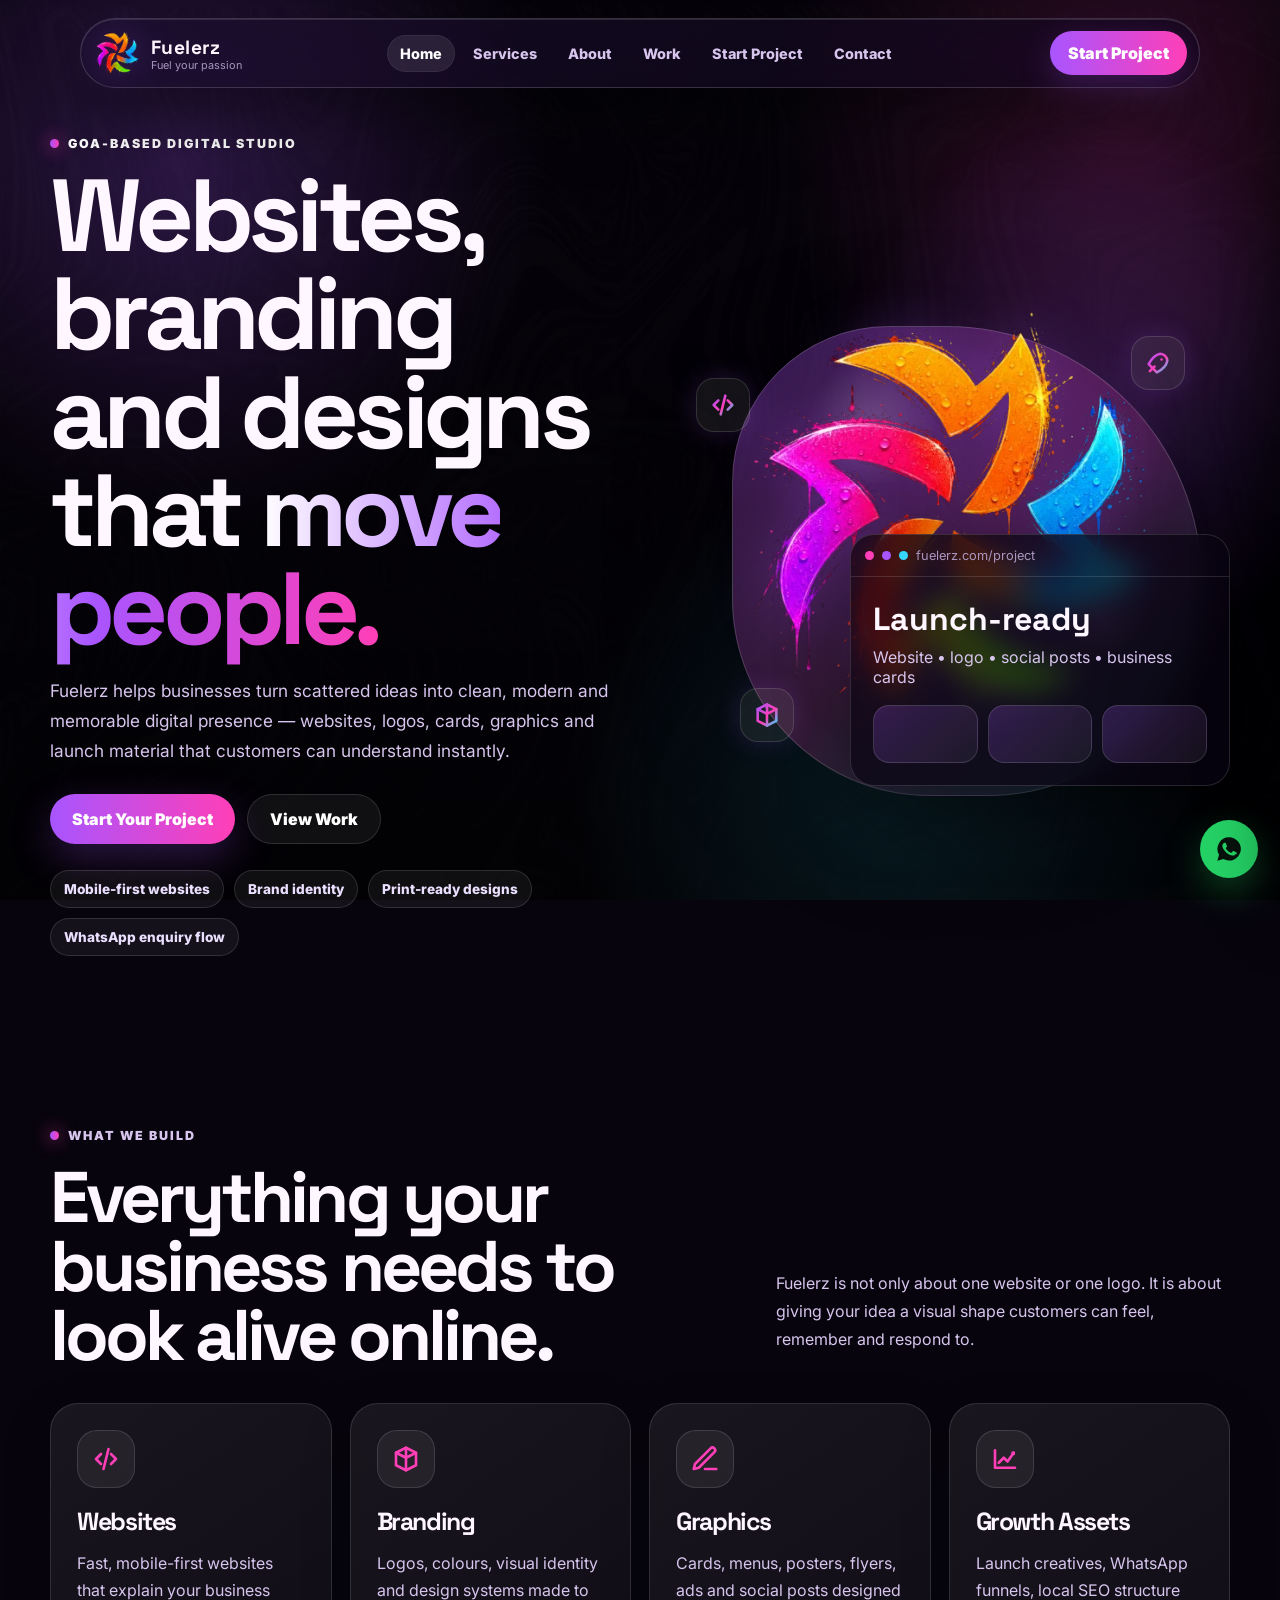
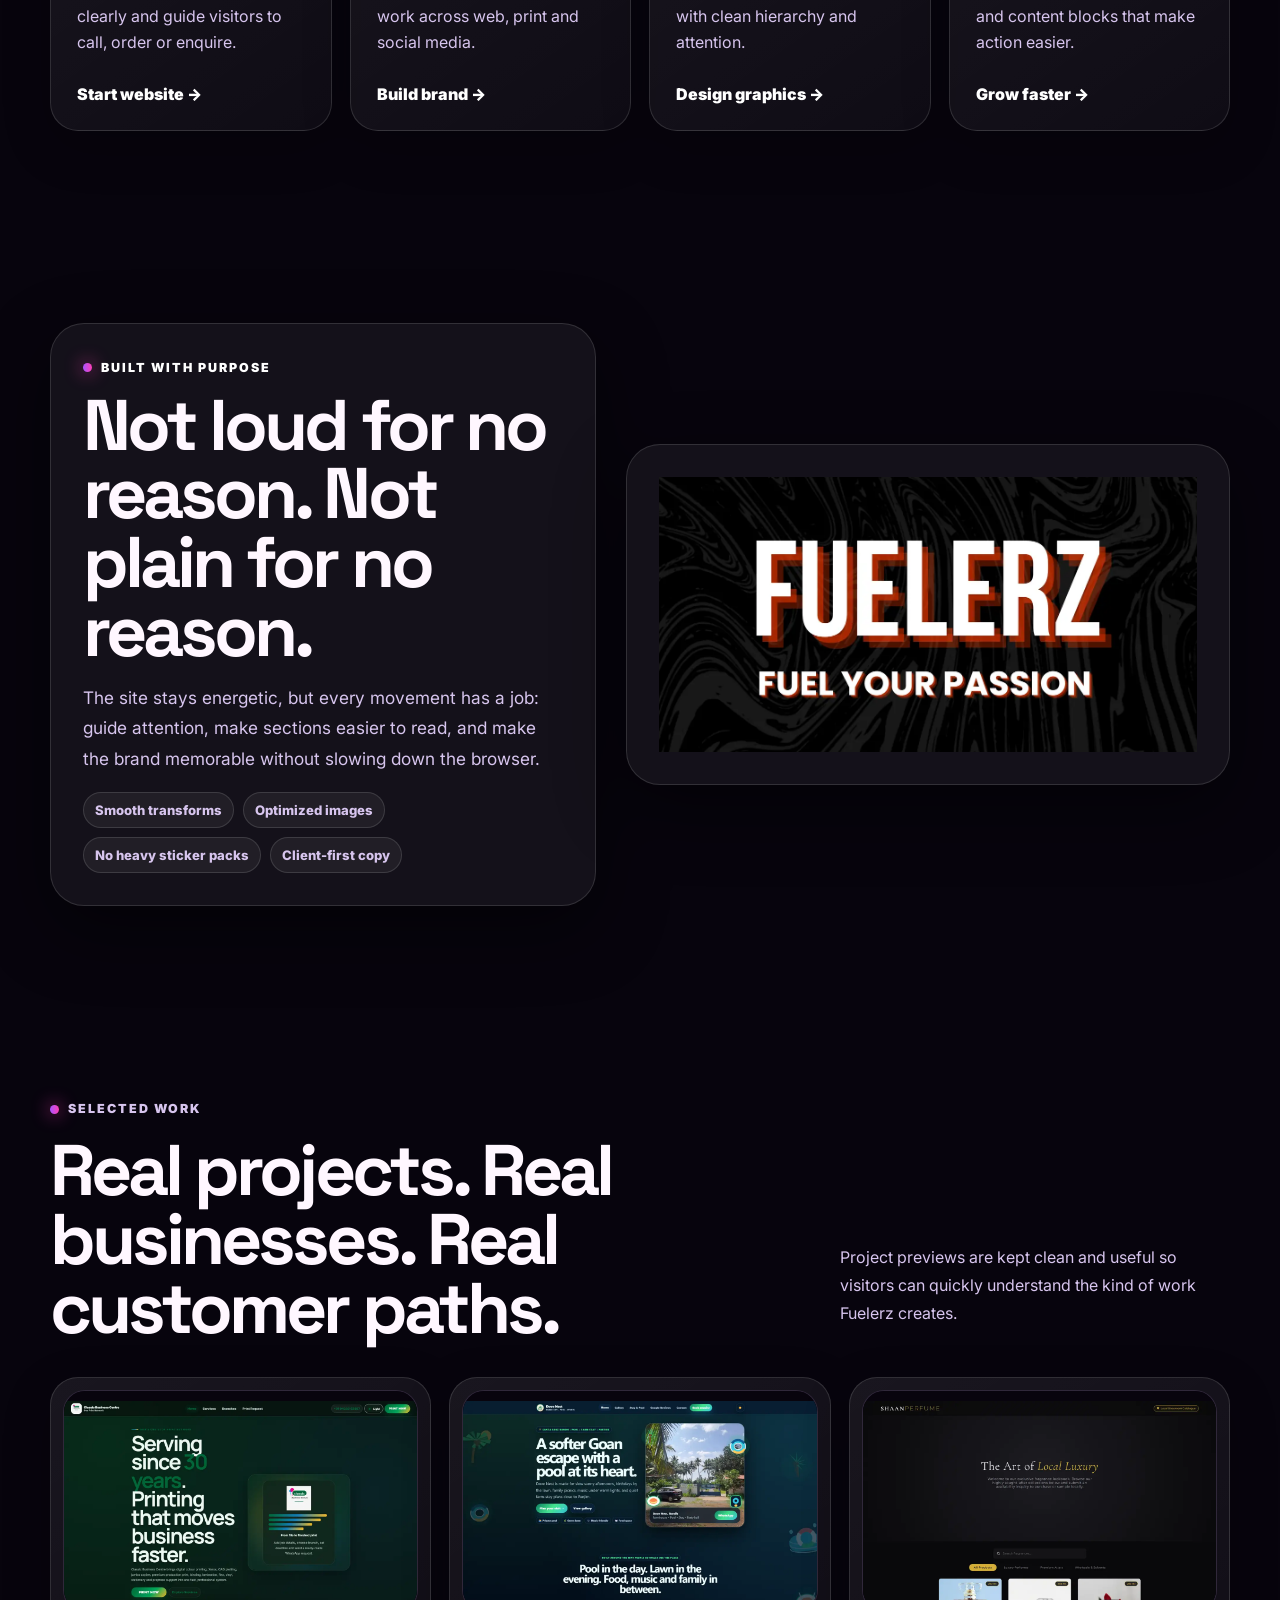
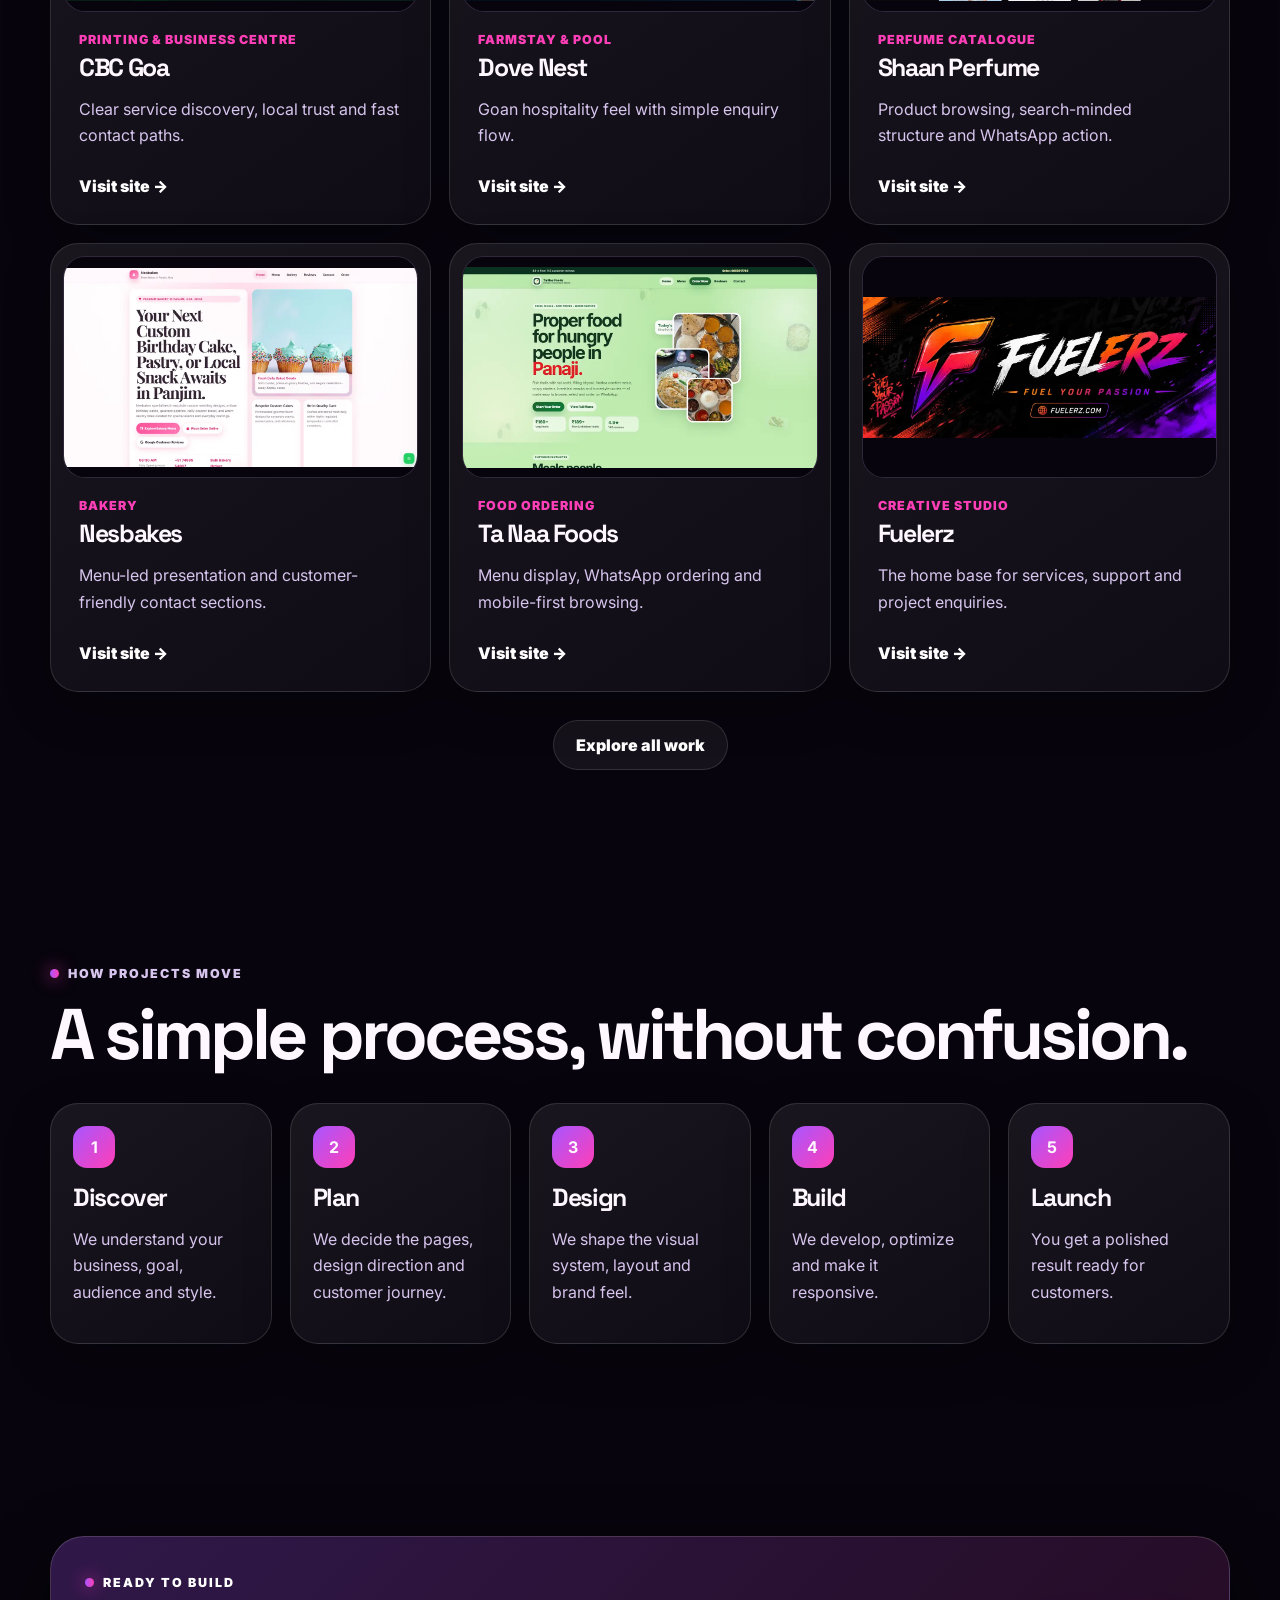
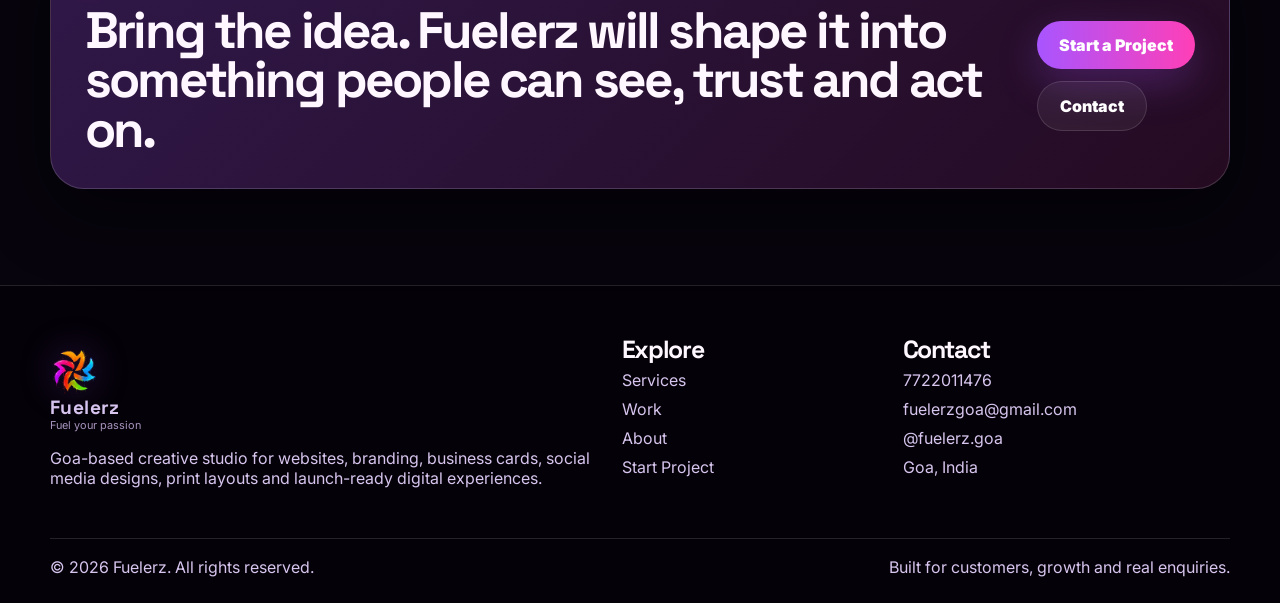
<file: index.html>
<!DOCTYPE html><html lang="en"><head><meta charset="UTF-8"><meta name="viewport" content="width=device-width, initial-scale=1.0"><title>Fuelerz | Websites, Branding & Creative Studio in Goa</title><meta name="description" content="Fuelerz is a Goa-based digital studio creating websites, logos, branding, social media designs, print designs and customer-ready digital experiences."><meta name="theme-color" content="#07040d"><link rel="icon" href="assets/images/logo.png"><link rel="preconnect" href="https://fonts.googleapis.com"><link rel="preconnect" href="https://fonts.gstatic.com" crossorigin><link href="https://fonts.googleapis.com/css2?family=Inter:wght@400;600;700;800;900&family=Space+Grotesk:wght@600;700;800&display=swap" rel="stylesheet"><link rel="stylesheet" href="css/style.css"></head><body><svg width="0" height="0" style="position:absolute"><defs><linearGradient id="grad" x1="0" y1="0" x2="1" y2="1"><stop stop-color="#a855ff"/><stop offset=".55" stop-color="#ff3fb7"/><stop offset="1" stop-color="#35d7ff"/></linearGradient><symbol id="i-code" viewBox="0 0 24 24"><path d="M8 8 4 12l4 4M16 8l4 4-4 4M14 4l-4 16"/></symbol><symbol id="i-brand" viewBox="0 0 24 24"><path d="M12 3 4 7v10l8 4 8-4V7l-8-4Z"/><path d="M12 3v18M4 7l8 4 8-4"/></symbol><symbol id="i-rocket" viewBox="0 0 24 24"><path d="M14 4c3 0 6 3 6 6-1 5-5 8-9 10l-7-7c2-4 5-8 10-9Z"/><path d="M9 15 5 19M15 9h.01"/></symbol><symbol id="i-design" viewBox="0 0 24 24"><path d="M12 20h9"/><path d="M16.5 3.5a2.1 2.1 0 0 1 3 3L7 19l-4 1 1-4L16.5 3.5Z"/></symbol><symbol id="i-growth" viewBox="0 0 24 24"><path d="M4 19V5M4 19h16"/><path d="m7 15 4-4 3 3 5-7"/><path d="M18 7h1v1"/></symbol><symbol id="i-chat" viewBox="0 0 24 24"><path d="M21 12a8 8 0 0 1-8 8H7l-4 3 1.3-5A8 8 0 1 1 21 12Z"/></symbol><symbol id="i-whatsapp" viewBox="0 0 24 24"><path d="M12.04 2a9.9 9.9 0 0 0-8.55 14.9L2 22l5.26-1.38A9.96 9.96 0 1 0 12.04 2Zm5.8 14.18c-.24.68-1.4 1.3-1.95 1.38-.5.08-1.12.12-1.8-.11-.42-.14-.96-.31-1.65-.62-2.9-1.25-4.78-4.16-4.93-4.35-.14-.19-1.18-1.57-1.18-3s.75-2.13 1.02-2.42c.27-.3.59-.37.78-.37h.57c.18 0 .43-.07.67.52.24.58.83 2.02.9 2.17.07.15.12.33.02.52-.1.2-.15.32-.3.49-.15.17-.32.38-.45.51-.15.15-.31.31-.13.61.18.3.8 1.32 1.72 2.14 1.18 1.06 2.18 1.39 2.49 1.54.3.15.48.13.66-.08.18-.2.76-.88.96-1.18.2-.3.41-.25.69-.15.28.1 1.79.84 2.1.99.31.15.52.22.59.34.08.13.08.73-.16 1.41Z"/></symbol></defs></svg><div class="grain"></div><header class="island-nav"><a class="brand" href="index.html"><img src="assets/images/logo.webp" alt="Fuelerz logo"><span><strong>Fuelerz</strong><small>Fuel your passion</small></span></a><nav class="nav-links" aria-label="Primary navigation"><a class="active" href="index.html">Home</a><a class="" href="services.html">Services</a><a class="" href="about.html">About</a><a class="" href="work.html">Work</a><a class="" href="orders.html">Start Project</a><a class="" href="contact.html">Contact</a></nav><a class="nav-cta" href="orders.html">Start Project</a><button class="menu-btn" aria-label="Open menu"><span class="hamb"><i></i></span></button></header><aside class="drawer"><div class="drawer-top"><a class="brand" href="index.html"><img src="assets/images/logo.webp" alt="Fuelerz logo"><span><strong>Fuelerz</strong><small>Goa digital studio</small></span></a><button class="close-btn" aria-label="Close menu">×</button></div><p>Websites, branding, graphics and launch material for businesses that want to look sharper from the first glance.</p><a class="link" href="index.html"><span>Home</span><b>→</b></a><a class="link" href="services.html"><span>Services</span><b>→</b></a><a class="link" href="about.html"><span>About</span><b>→</b></a><a class="link" href="work.html"><span>Work</span><b>→</b></a><a class="link" href="orders.html"><span>Start Project</span><b>→</b></a><a class="link" href="contact.html"><span>Contact</span><b>→</b></a><a class="btn primary mt" href="https://wa.me/917722011476" target="_blank">WhatsApp Fuelerz</a></aside><div class="overlay"></div><main><section class="hero"><div class="hero-copy reveal"><p class="eyebrow">Goa-based digital studio</p><h1>Websites, branding and designs that <span class="gradient-text">move people.</span></h1><p class="hero-text">Fuelerz helps businesses turn scattered ideas into clean, modern and memorable digital presence — websites, logos, cards, graphics and launch material that customers can understand instantly.</p><div class="hero-actions"><a class="btn primary" href="orders.html">Start Your Project</a><a class="btn ghost" href="work.html">View Work</a></div><div class="signal-row"><span>Mobile-first websites</span><span>Brand identity</span><span>Print-ready designs</span><span>WhatsApp enquiry flow</span></div></div><div class="hero-visual reveal"><div class="hero-orb"></div><div class="float-icon fi1"><svg><use href="#i-code"/></svg></div><div class="float-icon fi2"><svg><use href="#i-rocket"/></svg></div><div class="float-icon fi3"><svg><use href="#i-brand"/></svg></div><div class="float-icon fi4"><svg><use href="#i-growth"/></svg></div><div class="logo-stage"><img src="assets/images/logo.webp" alt="Fuelerz brand mark"></div><div class="browser-mini"><div class="browser-top"><span class="dot"></span><span class="dot"></span><span class="dot"></span><span>fuelerz.com/project</span></div><div class="dash"><b>Launch-ready</b><p>Website • logo • social posts • business cards</p><div class="dash-grid"><span></span><span></span><span></span></div></div></div></div></section><section class="section"><div class="section-head"><div><p class="eyebrow">What we build</p><h2>Everything your business needs to look alive online.</h2></div><p>Fuelerz is not only about one website or one logo. It is about giving your idea a visual shape customers can feel, remember and respond to.</p></div><div class="grid services-grid"><article class="card service reveal"><div class="iconbox"><svg><use href="#i-code"/></svg></div><h3>Websites</h3><p>Fast, mobile-first websites that explain your business clearly and guide visitors to call, order or enquire.</p><a href="orders.html">Start website →</a></article><article class="card service reveal"><div class="iconbox"><svg><use href="#i-brand"/></svg></div><h3>Branding</h3><p>Logos, colours, visual identity and design systems made to work across web, print and social media.</p><a href="orders.html">Build brand →</a></article><article class="card service reveal"><div class="iconbox"><svg><use href="#i-design"/></svg></div><h3>Graphics</h3><p>Cards, menus, posters, flyers, ads and social posts designed with clean hierarchy and attention.</p><a href="orders.html">Design graphics →</a></article><article class="card service reveal"><div class="iconbox"><svg><use href="#i-growth"/></svg></div><h3>Growth Assets</h3><p>Launch creatives, WhatsApp funnels, local SEO structure and content blocks that make action easier.</p><a href="orders.html">Grow faster →</a></article></div></section><section class="section"><div class="split"><div class="panel reveal"><p class="eyebrow">Built with purpose</p><h2>Not loud for no reason. Not plain for no reason.</h2><p class="lead">The site stays energetic, but every movement has a job: guide attention, make sections easier to read, and make the brand memorable without slowing down the browser.</p><div class="pill-list"><span>Smooth transforms</span><span>Optimized images</span><span>No heavy sticker packs</span><span>Client-first copy</span></div></div><div class="panel reveal"><img src="assets/images/hero-design.webp" alt="Fuelerz digital studio banner"></div></div></section><section class="section"><div class="section-head"><div><p class="eyebrow">Selected work</p><h2>Real projects. Real businesses. Real customer paths.</h2></div><p>Project previews are kept clean and useful so visitors can quickly understand the kind of work Fuelerz creates.</p></div><div class="grid work-grid"><article class="card work-card reveal"><div class="work-shot"><img loading="lazy" src="assets/images/work/cbcgoa.webp" alt="Classic Business Centre website preview"></div><div class="work-body"><span>Printing & Business Centre</span><h3>CBC Goa</h3><p>Clear service discovery, local trust and fast contact paths.</p><a class="text-link" target="_blank" href="https://cbcgoa.com">Visit site →</a></div></article><article class="card work-card reveal"><div class="work-shot"><img loading="lazy" src="assets/images/work/dovenest.webp" alt="Dove Nest website preview"></div><div class="work-body"><span>Farmstay & Pool</span><h3>Dove Nest</h3><p>Goan hospitality feel with simple enquiry flow.</p><a class="text-link" target="_blank" href="https://dovenest.co.in">Visit site →</a></div></article><article class="card work-card reveal"><div class="work-shot"><img loading="lazy" src="assets/images/work/shaanperfume.webp" alt="Shaan Perfume website preview"></div><div class="work-body"><span>Perfume Catalogue</span><h3>Shaan Perfume</h3><p>Product browsing, search-minded structure and WhatsApp action.</p><a class="text-link" target="_blank" href="https://shaanperfume.com">Visit site →</a></div></article><article class="card work-card reveal"><div class="work-shot"><img loading="lazy" src="assets/images/work/nesbakes.webp" alt="Nesbakes website preview"></div><div class="work-body"><span>Bakery</span><h3>Nesbakes</h3><p>Menu-led presentation and customer-friendly contact sections.</p><a class="text-link" target="_blank" href="https://nesbakes.com">Visit site →</a></div></article><article class="card work-card reveal"><div class="work-shot"><img loading="lazy" src="assets/images/work/tanaafoods.webp" alt="Ta Naa Foods website preview"></div><div class="work-body"><span>Food Ordering</span><h3>Ta Naa Foods</h3><p>Menu display, WhatsApp ordering and mobile-first browsing.</p><a class="text-link" target="_blank" href="https://tanaafoods.com">Visit site →</a></div></article><article class="card work-card reveal"><div class="work-shot"><img loading="lazy" src="assets/images/work/fuelerz.webp" alt="Fuelerz website preview"></div><div class="work-body"><span>Creative Studio</span><h3>Fuelerz</h3><p>The home base for services, support and project enquiries.</p><a class="text-link" target="_blank" href="https://fuelerz.com">Visit site →</a></div></article></div><div class="center mt"><a class="btn ghost" href="work.html">Explore all work</a></div></section><section class="section"><div class="section-head"><div><p class="eyebrow">How projects move</p><h2>A simple process, without confusion.</h2></div></div><div class="grid process"><article class="card step reveal"><b>1</b><h3>Discover</h3><p>We understand your business, goal, audience and style.</p></article><article class="card step reveal"><b>2</b><h3>Plan</h3><p>We decide the pages, design direction and customer journey.</p></article><article class="card step reveal"><b>3</b><h3>Design</h3><p>We shape the visual system, layout and brand feel.</p></article><article class="card step reveal"><b>4</b><h3>Build</h3><p>We develop, optimize and make it responsive.</p></article><article class="card step reveal"><b>5</b><h3>Launch</h3><p>You get a polished result ready for customers.</p></article></div></section></main><section class="section"><div class="cta-panel reveal"><div><p class="eyebrow">Ready to build</p><h2>Bring the idea. Fuelerz will shape it into something people can see, trust and act on.</h2></div><div class="cta-actions"><a class="btn primary" href="orders.html">Start a Project</a><a class="btn ghost" href="contact.html">Contact</a></div></div></section><footer class="footer"><div class="footer-grid"><div><a class="brand" href="index.html"><img src="assets/images/logo.webp" alt="Fuelerz logo"><span><strong>Fuelerz</strong><small>Fuel your passion</small></span></a><p>Goa-based creative studio for websites, branding, business cards, social media designs, print layouts and launch-ready digital experiences.</p></div><div><h3>Explore</h3><a href="services.html">Services</a><a href="work.html">Work</a><a href="about.html">About</a><a href="orders.html">Start Project</a></div><div><h3>Contact</h3><a href="tel:+917722011476">7722011476</a><a href="mailto:fuelerzgoa@gmail.com">fuelerzgoa@gmail.com</a><a href="https://instagram.com/fuelerz.goa" target="_blank">@fuelerz.goa</a><span>Goa, India</span></div></div><div class="foot-bottom"><span>© <span class="year"></span> Fuelerz. All rights reserved.</span><span>Built for customers, growth and real enquiries.</span></div></footer><a class="whatsapp" href="https://wa.me/917722011476" target="_blank" aria-label="WhatsApp Fuelerz"><svg><use href="#i-whatsapp"/></svg></a><script src="js/main.js"></script></body></html>
</file>
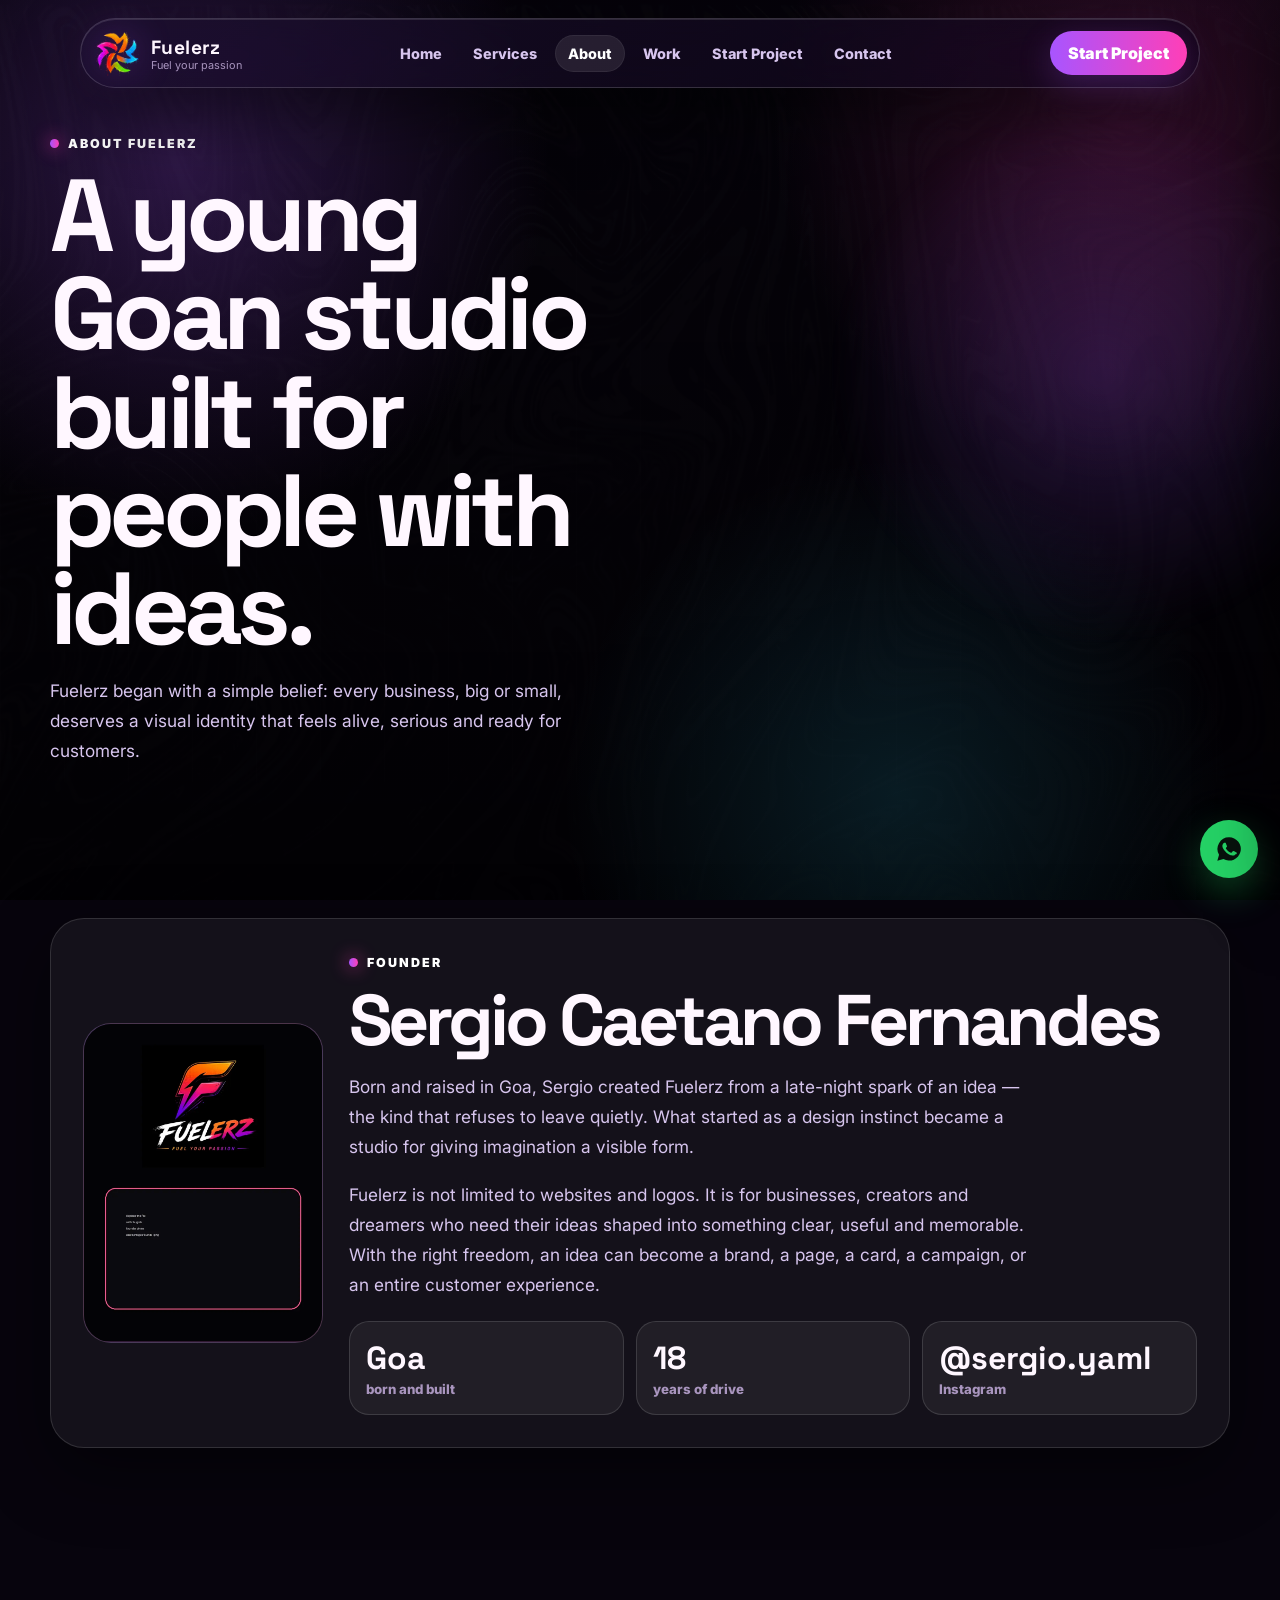
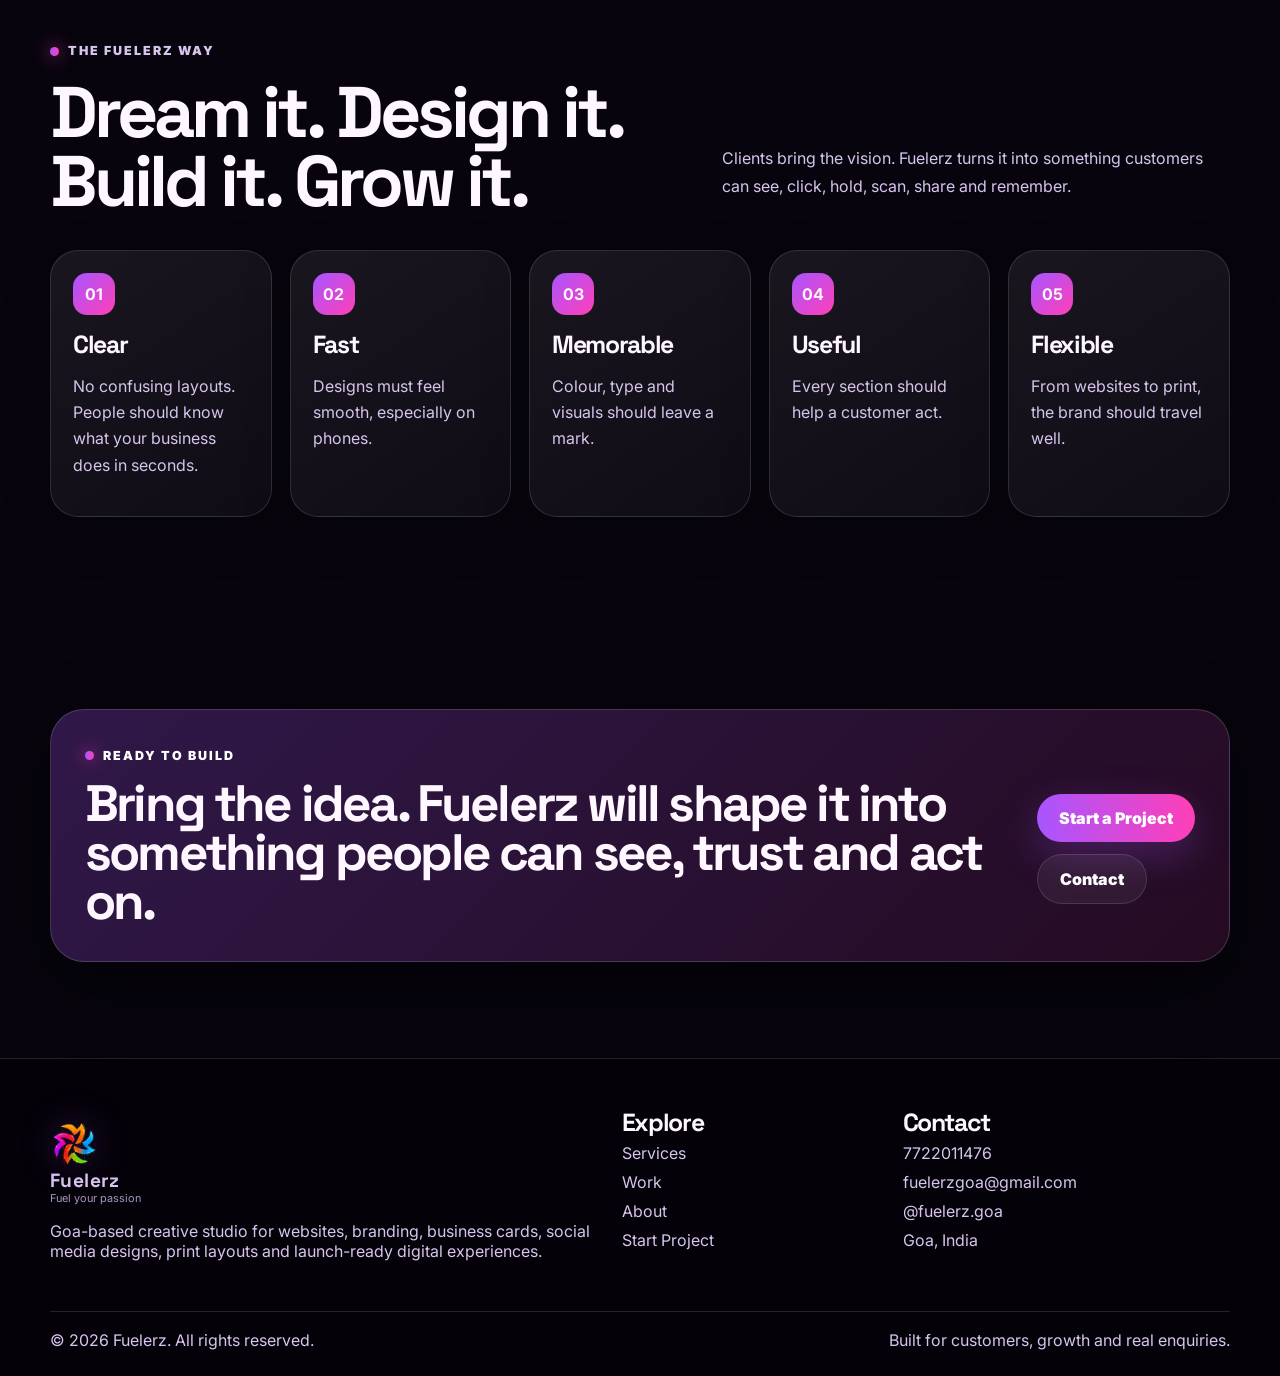
<file: about.html>
<!DOCTYPE html><html lang="en"><head><meta charset="UTF-8"><meta name="viewport" content="width=device-width, initial-scale=1.0"><title>Fuelerz | Websites, Branding & Creative Studio in Goa</title><meta name="description" content="Fuelerz is a Goa-based digital studio creating websites, logos, branding, social media designs, print designs and customer-ready digital experiences."><meta name="theme-color" content="#07040d"><link rel="icon" href="assets/images/logo.png"><link rel="preconnect" href="https://fonts.googleapis.com"><link rel="preconnect" href="https://fonts.gstatic.com" crossorigin><link href="https://fonts.googleapis.com/css2?family=Inter:wght@400;600;700;800;900&family=Space+Grotesk:wght@600;700;800&display=swap" rel="stylesheet"><link rel="stylesheet" href="css/style.css"></head><body><svg width="0" height="0" style="position:absolute"><defs><linearGradient id="grad" x1="0" y1="0" x2="1" y2="1"><stop stop-color="#a855ff"/><stop offset=".55" stop-color="#ff3fb7"/><stop offset="1" stop-color="#35d7ff"/></linearGradient><symbol id="i-code" viewBox="0 0 24 24"><path d="M8 8 4 12l4 4M16 8l4 4-4 4M14 4l-4 16"/></symbol><symbol id="i-brand" viewBox="0 0 24 24"><path d="M12 3 4 7v10l8 4 8-4V7l-8-4Z"/><path d="M12 3v18M4 7l8 4 8-4"/></symbol><symbol id="i-rocket" viewBox="0 0 24 24"><path d="M14 4c3 0 6 3 6 6-1 5-5 8-9 10l-7-7c2-4 5-8 10-9Z"/><path d="M9 15 5 19M15 9h.01"/></symbol><symbol id="i-design" viewBox="0 0 24 24"><path d="M12 20h9"/><path d="M16.5 3.5a2.1 2.1 0 0 1 3 3L7 19l-4 1 1-4L16.5 3.5Z"/></symbol><symbol id="i-growth" viewBox="0 0 24 24"><path d="M4 19V5M4 19h16"/><path d="m7 15 4-4 3 3 5-7"/><path d="M18 7h1v1"/></symbol><symbol id="i-chat" viewBox="0 0 24 24"><path d="M21 12a8 8 0 0 1-8 8H7l-4 3 1.3-5A8 8 0 1 1 21 12Z"/></symbol><symbol id="i-whatsapp" viewBox="0 0 24 24"><path d="M12.04 2a9.9 9.9 0 0 0-8.55 14.9L2 22l5.26-1.38A9.96 9.96 0 1 0 12.04 2Zm5.8 14.18c-.24.68-1.4 1.3-1.95 1.38-.5.08-1.12.12-1.8-.11-.42-.14-.96-.31-1.65-.62-2.9-1.25-4.78-4.16-4.93-4.35-.14-.19-1.18-1.57-1.18-3s.75-2.13 1.02-2.42c.27-.3.59-.37.78-.37h.57c.18 0 .43-.07.67.52.24.58.83 2.02.9 2.17.07.15.12.33.02.52-.1.2-.15.32-.3.49-.15.17-.32.38-.45.51-.15.15-.31.31-.13.61.18.3.8 1.32 1.72 2.14 1.18 1.06 2.18 1.39 2.49 1.54.3.15.48.13.66-.08.18-.2.76-.88.96-1.18.2-.3.41-.25.69-.15.28.1 1.79.84 2.1.99.31.15.52.22.59.34.08.13.08.73-.16 1.41Z"/></symbol></defs></svg><div class="grain"></div><header class="island-nav"><a class="brand" href="index.html"><img src="assets/images/logo.webp" alt="Fuelerz logo"><span><strong>Fuelerz</strong><small>Fuel your passion</small></span></a><nav class="nav-links" aria-label="Primary navigation"><a class="" href="index.html">Home</a><a class="" href="services.html">Services</a><a class="active" href="about.html">About</a><a class="" href="work.html">Work</a><a class="" href="orders.html">Start Project</a><a class="" href="contact.html">Contact</a></nav><a class="nav-cta" href="orders.html">Start Project</a><button class="menu-btn" aria-label="Open menu"><span class="hamb"><i></i></span></button></header><aside class="drawer"><div class="drawer-top"><a class="brand" href="index.html"><img src="assets/images/logo.webp" alt="Fuelerz logo"><span><strong>Fuelerz</strong><small>Goa digital studio</small></span></a><button class="close-btn" aria-label="Close menu">×</button></div><p>Websites, branding, graphics and launch material for businesses that want to look sharper from the first glance.</p><a class="link" href="index.html"><span>Home</span><b>→</b></a><a class="link" href="services.html"><span>Services</span><b>→</b></a><a class="link" href="about.html"><span>About</span><b>→</b></a><a class="link" href="work.html"><span>Work</span><b>→</b></a><a class="link" href="orders.html"><span>Start Project</span><b>→</b></a><a class="link" href="contact.html"><span>Contact</span><b>→</b></a><a class="btn primary mt" href="https://wa.me/917722011476" target="_blank">WhatsApp Fuelerz</a></aside><div class="overlay"></div><main><section class="hero page-hero"><div class="hero-copy reveal"><p class="eyebrow">About Fuelerz</p><h1>A young Goan studio built for people with ideas.</h1><p class="hero-text">Fuelerz began with a simple belief: every business, big or small, deserves a visual identity that feels alive, serious and ready for customers.</p></div></section><section class="section"><div class="panel founder-card reveal"><div class="founder-photo"><img src="assets/images/founder.webp" alt="Sergio Fernandes, founder of Fuelerz"></div><div><p class="eyebrow">Founder</p><h2>Sergio Caetano Fernandes</h2><p class="lead">Born and raised in Goa, Sergio created Fuelerz from a late-night spark of an idea — the kind that refuses to leave quietly. What started as a design instinct became a studio for giving imagination a visible form.</p><p class="lead">Fuelerz is not limited to websites and logos. It is for businesses, creators and dreamers who need their ideas shaped into something clear, useful and memorable. With the right freedom, an idea can become a brand, a page, a card, a campaign, or an entire customer experience.</p><div class="stats"><div class="stat"><b>Goa</b><span>born and built</span></div><div class="stat"><b>18</b><span>years of drive</span></div><div class="stat"><b>@sergio.yaml</b><span>Instagram</span></div></div></div></div></section><section class="section"><div class="section-head"><div><p class="eyebrow">The Fuelerz way</p><h2>Dream it. Design it. Build it. Grow it.</h2></div><p>Clients bring the vision. Fuelerz turns it into something customers can see, click, hold, scan, share and remember.</p></div><div class="grid process"><article class="card step reveal"><b>01</b><h3>Clear</h3><p>No confusing layouts. People should know what your business does in seconds.</p></article><article class="card step reveal"><b>02</b><h3>Fast</h3><p>Designs must feel smooth, especially on phones.</p></article><article class="card step reveal"><b>03</b><h3>Memorable</h3><p>Colour, type and visuals should leave a mark.</p></article><article class="card step reveal"><b>04</b><h3>Useful</h3><p>Every section should help a customer act.</p></article><article class="card step reveal"><b>05</b><h3>Flexible</h3><p>From websites to print, the brand should travel well.</p></article></div></section></main><section class="section"><div class="cta-panel reveal"><div><p class="eyebrow">Ready to build</p><h2>Bring the idea. Fuelerz will shape it into something people can see, trust and act on.</h2></div><div class="cta-actions"><a class="btn primary" href="orders.html">Start a Project</a><a class="btn ghost" href="contact.html">Contact</a></div></div></section><footer class="footer"><div class="footer-grid"><div><a class="brand" href="index.html"><img src="assets/images/logo.webp" alt="Fuelerz logo"><span><strong>Fuelerz</strong><small>Fuel your passion</small></span></a><p>Goa-based creative studio for websites, branding, business cards, social media designs, print layouts and launch-ready digital experiences.</p></div><div><h3>Explore</h3><a href="services.html">Services</a><a href="work.html">Work</a><a href="about.html">About</a><a href="orders.html">Start Project</a></div><div><h3>Contact</h3><a href="tel:+917722011476">7722011476</a><a href="mailto:fuelerzgoa@gmail.com">fuelerzgoa@gmail.com</a><a href="https://instagram.com/fuelerz.goa" target="_blank">@fuelerz.goa</a><span>Goa, India</span></div></div><div class="foot-bottom"><span>© <span class="year"></span> Fuelerz. All rights reserved.</span><span>Built for customers, growth and real enquiries.</span></div></footer><a class="whatsapp" href="https://wa.me/917722011476" target="_blank" aria-label="WhatsApp Fuelerz"><svg><use href="#i-whatsapp"/></svg></a><script src="js/main.js"></script></body></html>
</file>
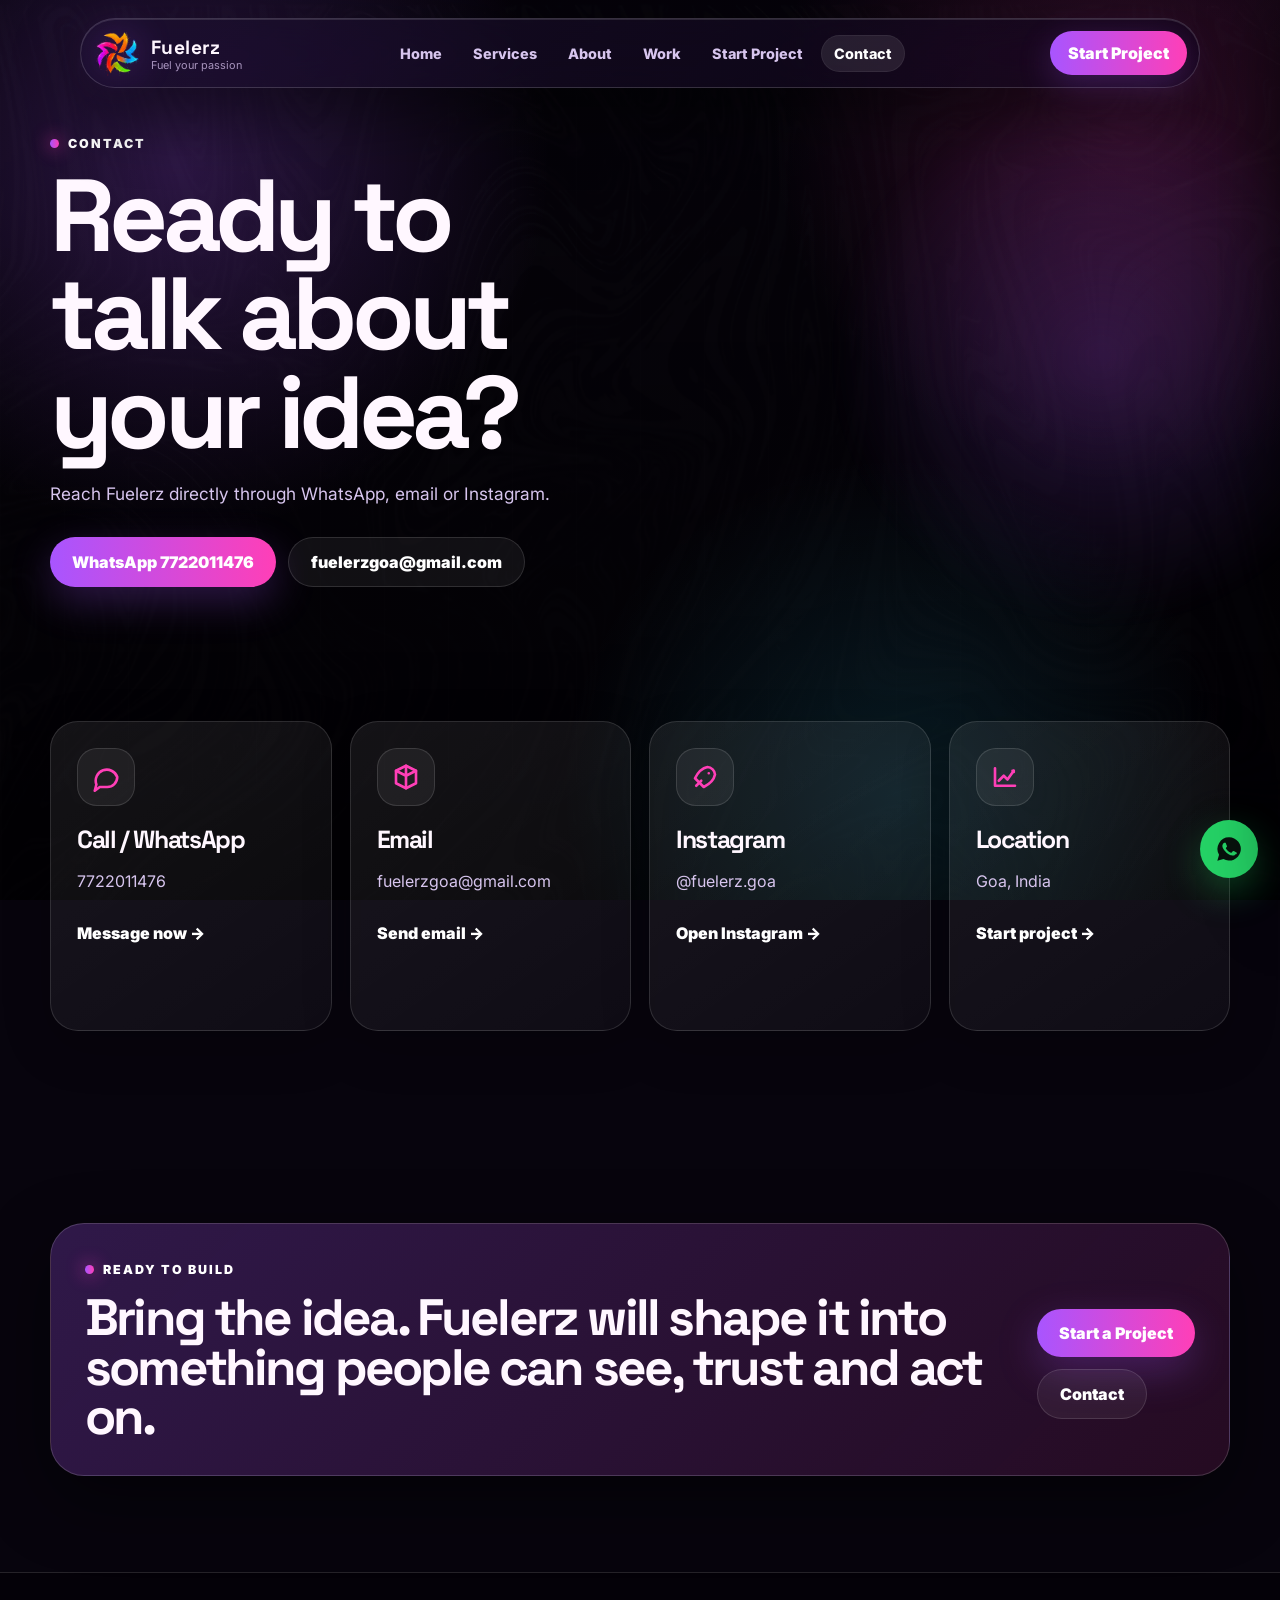
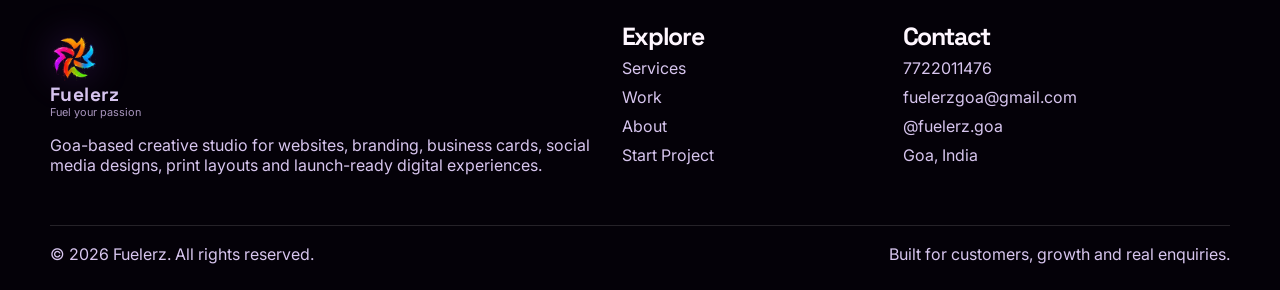
<file: contact.html>
<!DOCTYPE html><html lang="en"><head><meta charset="UTF-8"><meta name="viewport" content="width=device-width, initial-scale=1.0"><title>Fuelerz | Websites, Branding & Creative Studio in Goa</title><meta name="description" content="Fuelerz is a Goa-based digital studio creating websites, logos, branding, social media designs, print designs and customer-ready digital experiences."><meta name="theme-color" content="#07040d"><link rel="icon" href="assets/images/logo.png"><link rel="preconnect" href="https://fonts.googleapis.com"><link rel="preconnect" href="https://fonts.gstatic.com" crossorigin><link href="https://fonts.googleapis.com/css2?family=Inter:wght@400;600;700;800;900&family=Space+Grotesk:wght@600;700;800&display=swap" rel="stylesheet"><link rel="stylesheet" href="css/style.css"></head><body><svg width="0" height="0" style="position:absolute"><defs><linearGradient id="grad" x1="0" y1="0" x2="1" y2="1"><stop stop-color="#a855ff"/><stop offset=".55" stop-color="#ff3fb7"/><stop offset="1" stop-color="#35d7ff"/></linearGradient><symbol id="i-code" viewBox="0 0 24 24"><path d="M8 8 4 12l4 4M16 8l4 4-4 4M14 4l-4 16"/></symbol><symbol id="i-brand" viewBox="0 0 24 24"><path d="M12 3 4 7v10l8 4 8-4V7l-8-4Z"/><path d="M12 3v18M4 7l8 4 8-4"/></symbol><symbol id="i-rocket" viewBox="0 0 24 24"><path d="M14 4c3 0 6 3 6 6-1 5-5 8-9 10l-7-7c2-4 5-8 10-9Z"/><path d="M9 15 5 19M15 9h.01"/></symbol><symbol id="i-design" viewBox="0 0 24 24"><path d="M12 20h9"/><path d="M16.5 3.5a2.1 2.1 0 0 1 3 3L7 19l-4 1 1-4L16.5 3.5Z"/></symbol><symbol id="i-growth" viewBox="0 0 24 24"><path d="M4 19V5M4 19h16"/><path d="m7 15 4-4 3 3 5-7"/><path d="M18 7h1v1"/></symbol><symbol id="i-chat" viewBox="0 0 24 24"><path d="M21 12a8 8 0 0 1-8 8H7l-4 3 1.3-5A8 8 0 1 1 21 12Z"/></symbol><symbol id="i-whatsapp" viewBox="0 0 24 24"><path d="M12.04 2a9.9 9.9 0 0 0-8.55 14.9L2 22l5.26-1.38A9.96 9.96 0 1 0 12.04 2Zm5.8 14.18c-.24.68-1.4 1.3-1.95 1.38-.5.08-1.12.12-1.8-.11-.42-.14-.96-.31-1.65-.62-2.9-1.25-4.78-4.16-4.93-4.35-.14-.19-1.18-1.57-1.18-3s.75-2.13 1.02-2.42c.27-.3.59-.37.78-.37h.57c.18 0 .43-.07.67.52.24.58.83 2.02.9 2.17.07.15.12.33.02.52-.1.2-.15.32-.3.49-.15.17-.32.38-.45.51-.15.15-.31.31-.13.61.18.3.8 1.32 1.72 2.14 1.18 1.06 2.18 1.39 2.49 1.54.3.15.48.13.66-.08.18-.2.76-.88.96-1.18.2-.3.41-.25.69-.15.28.1 1.79.84 2.1.99.31.15.52.22.59.34.08.13.08.73-.16 1.41Z"/></symbol></defs></svg><div class="grain"></div><header class="island-nav"><a class="brand" href="index.html"><img src="assets/images/logo.webp" alt="Fuelerz logo"><span><strong>Fuelerz</strong><small>Fuel your passion</small></span></a><nav class="nav-links" aria-label="Primary navigation"><a class="" href="index.html">Home</a><a class="" href="services.html">Services</a><a class="" href="about.html">About</a><a class="" href="work.html">Work</a><a class="" href="orders.html">Start Project</a><a class="active" href="contact.html">Contact</a></nav><a class="nav-cta" href="orders.html">Start Project</a><button class="menu-btn" aria-label="Open menu"><span class="hamb"><i></i></span></button></header><aside class="drawer"><div class="drawer-top"><a class="brand" href="index.html"><img src="assets/images/logo.webp" alt="Fuelerz logo"><span><strong>Fuelerz</strong><small>Goa digital studio</small></span></a><button class="close-btn" aria-label="Close menu">×</button></div><p>Websites, branding, graphics and launch material for businesses that want to look sharper from the first glance.</p><a class="link" href="index.html"><span>Home</span><b>→</b></a><a class="link" href="services.html"><span>Services</span><b>→</b></a><a class="link" href="about.html"><span>About</span><b>→</b></a><a class="link" href="work.html"><span>Work</span><b>→</b></a><a class="link" href="orders.html"><span>Start Project</span><b>→</b></a><a class="link" href="contact.html"><span>Contact</span><b>→</b></a><a class="btn primary mt" href="https://wa.me/917722011476" target="_blank">WhatsApp Fuelerz</a></aside><div class="overlay"></div><main><section class="hero page-hero"><div class="hero-copy reveal"><p class="eyebrow">Contact</p><h1>Ready to talk about your idea?</h1><p class="hero-text">Reach Fuelerz directly through WhatsApp, email or Instagram.</p><div class="hero-actions"><a class="btn primary" href="https://wa.me/917722011476" target="_blank">WhatsApp 7722011476</a><a class="btn ghost" href="mailto:fuelerzgoa@gmail.com">fuelerzgoa@gmail.com</a></div></div></section><section class="section"><div class="grid services-grid"><article class="card service reveal"><div class="iconbox"><svg><use href="#i-chat"/></svg></div><h3>Call / WhatsApp</h3><p>7722011476</p><a href="https://wa.me/917722011476" target="_blank">Message now →</a></article><article class="card service reveal"><div class="iconbox"><svg><use href="#i-brand"/></svg></div><h3>Email</h3><p>fuelerzgoa@gmail.com</p><a href="mailto:fuelerzgoa@gmail.com">Send email →</a></article><article class="card service reveal"><div class="iconbox"><svg><use href="#i-rocket"/></svg></div><h3>Instagram</h3><p>@fuelerz.goa</p><a href="https://instagram.com/fuelerz.goa" target="_blank">Open Instagram →</a></article><article class="card service reveal"><div class="iconbox"><svg><use href="#i-growth"/></svg></div><h3>Location</h3><p>Goa, India</p><a href="orders.html">Start project →</a></article></div></section></main><section class="section"><div class="cta-panel reveal"><div><p class="eyebrow">Ready to build</p><h2>Bring the idea. Fuelerz will shape it into something people can see, trust and act on.</h2></div><div class="cta-actions"><a class="btn primary" href="orders.html">Start a Project</a><a class="btn ghost" href="contact.html">Contact</a></div></div></section><footer class="footer"><div class="footer-grid"><div><a class="brand" href="index.html"><img src="assets/images/logo.webp" alt="Fuelerz logo"><span><strong>Fuelerz</strong><small>Fuel your passion</small></span></a><p>Goa-based creative studio for websites, branding, business cards, social media designs, print layouts and launch-ready digital experiences.</p></div><div><h3>Explore</h3><a href="services.html">Services</a><a href="work.html">Work</a><a href="about.html">About</a><a href="orders.html">Start Project</a></div><div><h3>Contact</h3><a href="tel:+917722011476">7722011476</a><a href="mailto:fuelerzgoa@gmail.com">fuelerzgoa@gmail.com</a><a href="https://instagram.com/fuelerz.goa" target="_blank">@fuelerz.goa</a><span>Goa, India</span></div></div><div class="foot-bottom"><span>© <span class="year"></span> Fuelerz. All rights reserved.</span><span>Built for customers, growth and real enquiries.</span></div></footer><a class="whatsapp" href="https://wa.me/917722011476" target="_blank" aria-label="WhatsApp Fuelerz"><svg><use href="#i-whatsapp"/></svg></a><script src="js/main.js"></script></body></html>
</file>
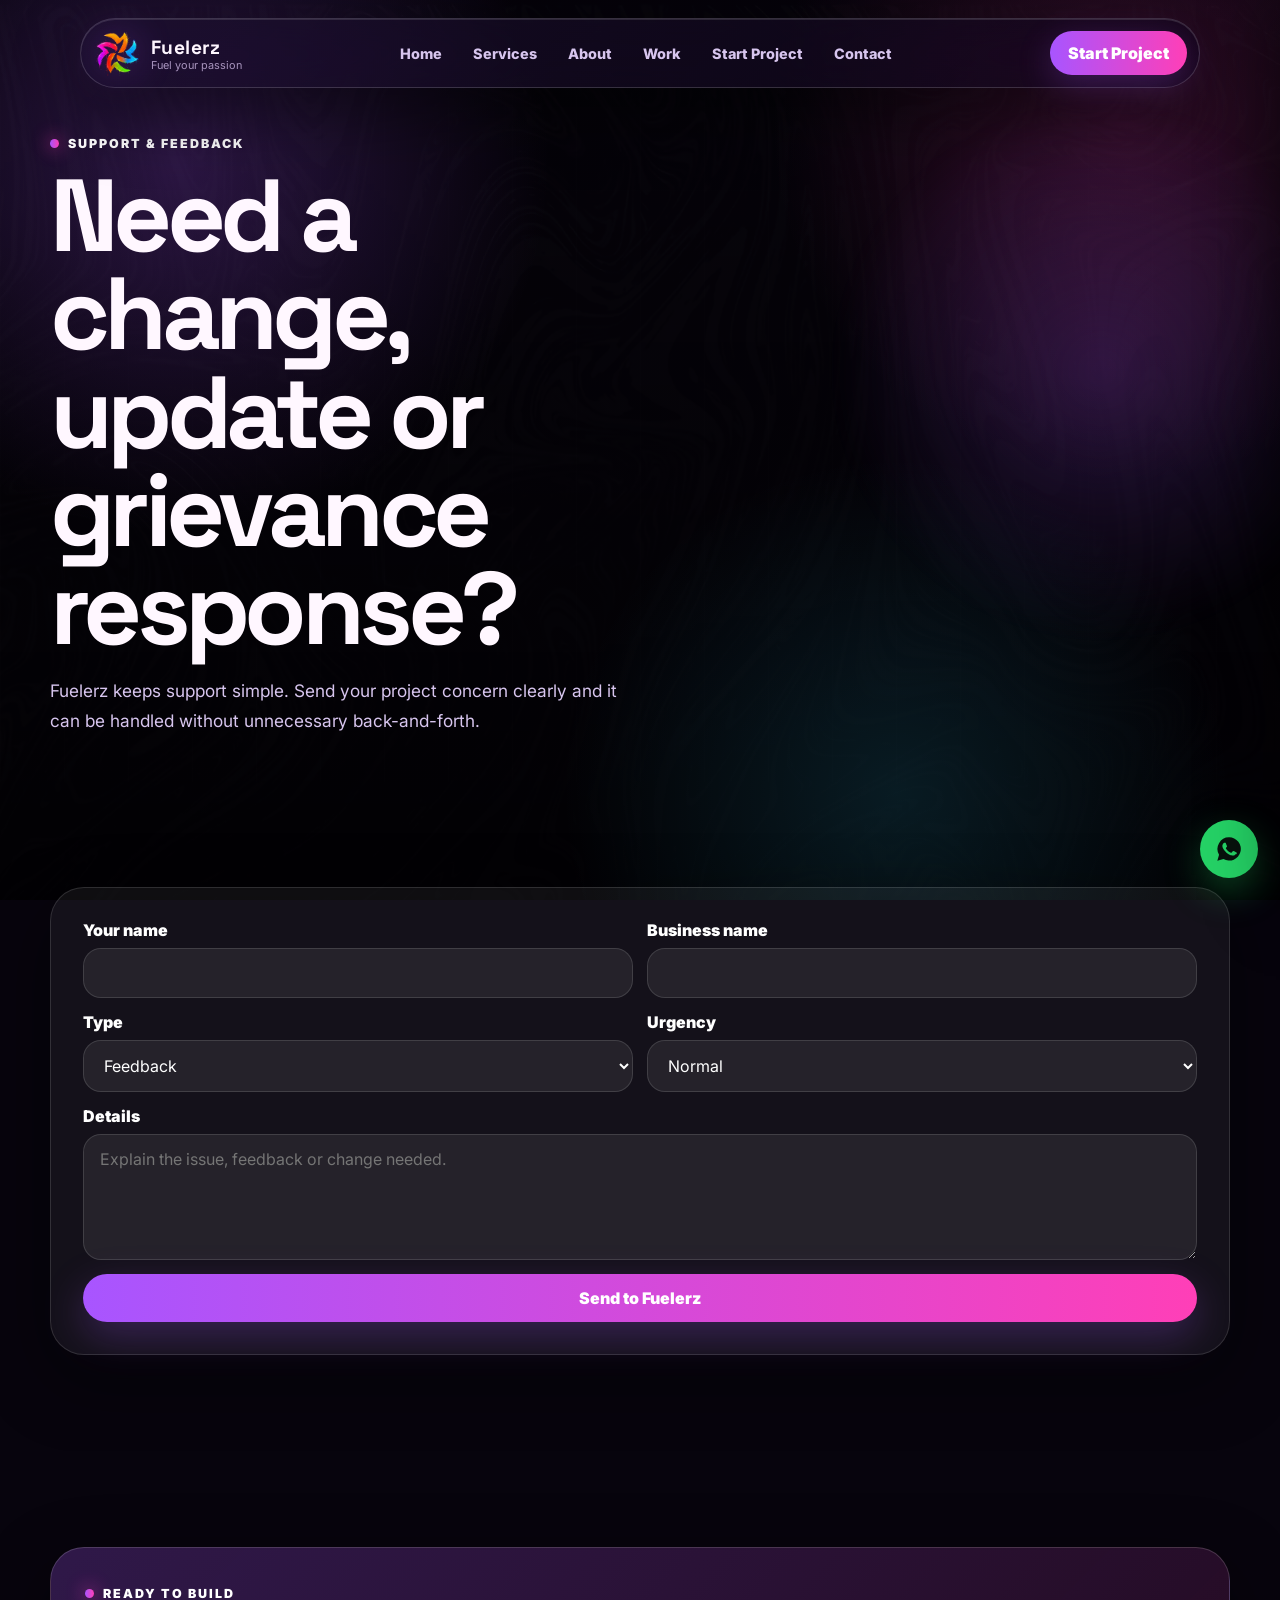
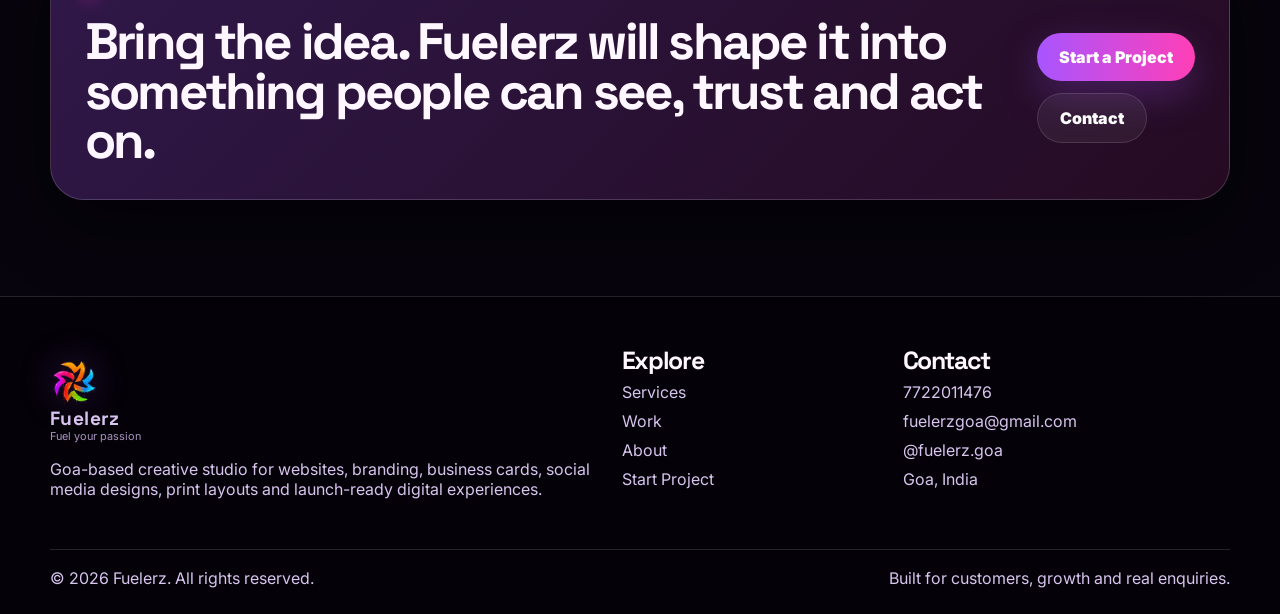
<file: feedback.html>
<!DOCTYPE html><html lang="en"><head><meta charset="UTF-8"><meta name="viewport" content="width=device-width, initial-scale=1.0"><title>Fuelerz | Websites, Branding & Creative Studio in Goa</title><meta name="description" content="Fuelerz is a Goa-based digital studio creating websites, logos, branding, social media designs, print designs and customer-ready digital experiences."><meta name="theme-color" content="#07040d"><link rel="icon" href="assets/images/logo.png"><link rel="preconnect" href="https://fonts.googleapis.com"><link rel="preconnect" href="https://fonts.gstatic.com" crossorigin><link href="https://fonts.googleapis.com/css2?family=Inter:wght@400;600;700;800;900&family=Space+Grotesk:wght@600;700;800&display=swap" rel="stylesheet"><link rel="stylesheet" href="css/style.css"></head><body><svg width="0" height="0" style="position:absolute"><defs><linearGradient id="grad" x1="0" y1="0" x2="1" y2="1"><stop stop-color="#a855ff"/><stop offset=".55" stop-color="#ff3fb7"/><stop offset="1" stop-color="#35d7ff"/></linearGradient><symbol id="i-code" viewBox="0 0 24 24"><path d="M8 8 4 12l4 4M16 8l4 4-4 4M14 4l-4 16"/></symbol><symbol id="i-brand" viewBox="0 0 24 24"><path d="M12 3 4 7v10l8 4 8-4V7l-8-4Z"/><path d="M12 3v18M4 7l8 4 8-4"/></symbol><symbol id="i-rocket" viewBox="0 0 24 24"><path d="M14 4c3 0 6 3 6 6-1 5-5 8-9 10l-7-7c2-4 5-8 10-9Z"/><path d="M9 15 5 19M15 9h.01"/></symbol><symbol id="i-design" viewBox="0 0 24 24"><path d="M12 20h9"/><path d="M16.5 3.5a2.1 2.1 0 0 1 3 3L7 19l-4 1 1-4L16.5 3.5Z"/></symbol><symbol id="i-growth" viewBox="0 0 24 24"><path d="M4 19V5M4 19h16"/><path d="m7 15 4-4 3 3 5-7"/><path d="M18 7h1v1"/></symbol><symbol id="i-chat" viewBox="0 0 24 24"><path d="M21 12a8 8 0 0 1-8 8H7l-4 3 1.3-5A8 8 0 1 1 21 12Z"/></symbol><symbol id="i-whatsapp" viewBox="0 0 24 24"><path d="M12.04 2a9.9 9.9 0 0 0-8.55 14.9L2 22l5.26-1.38A9.96 9.96 0 1 0 12.04 2Zm5.8 14.18c-.24.68-1.4 1.3-1.95 1.38-.5.08-1.12.12-1.8-.11-.42-.14-.96-.31-1.65-.62-2.9-1.25-4.78-4.16-4.93-4.35-.14-.19-1.18-1.57-1.18-3s.75-2.13 1.02-2.42c.27-.3.59-.37.78-.37h.57c.18 0 .43-.07.67.52.24.58.83 2.02.9 2.17.07.15.12.33.02.52-.1.2-.15.32-.3.49-.15.17-.32.38-.45.51-.15.15-.31.31-.13.61.18.3.8 1.32 1.72 2.14 1.18 1.06 2.18 1.39 2.49 1.54.3.15.48.13.66-.08.18-.2.76-.88.96-1.18.2-.3.41-.25.69-.15.28.1 1.79.84 2.1.99.31.15.52.22.59.34.08.13.08.73-.16 1.41Z"/></symbol></defs></svg><div class="grain"></div><header class="island-nav"><a class="brand" href="index.html"><img src="assets/images/logo.webp" alt="Fuelerz logo"><span><strong>Fuelerz</strong><small>Fuel your passion</small></span></a><nav class="nav-links" aria-label="Primary navigation"><a class="" href="index.html">Home</a><a class="" href="services.html">Services</a><a class="" href="about.html">About</a><a class="" href="work.html">Work</a><a class="" href="orders.html">Start Project</a><a class="" href="contact.html">Contact</a></nav><a class="nav-cta" href="orders.html">Start Project</a><button class="menu-btn" aria-label="Open menu"><span class="hamb"><i></i></span></button></header><aside class="drawer"><div class="drawer-top"><a class="brand" href="index.html"><img src="assets/images/logo.webp" alt="Fuelerz logo"><span><strong>Fuelerz</strong><small>Goa digital studio</small></span></a><button class="close-btn" aria-label="Close menu">×</button></div><p>Websites, branding, graphics and launch material for businesses that want to look sharper from the first glance.</p><a class="link" href="index.html"><span>Home</span><b>→</b></a><a class="link" href="services.html"><span>Services</span><b>→</b></a><a class="link" href="about.html"><span>About</span><b>→</b></a><a class="link" href="work.html"><span>Work</span><b>→</b></a><a class="link" href="orders.html"><span>Start Project</span><b>→</b></a><a class="link" href="contact.html"><span>Contact</span><b>→</b></a><a class="btn primary mt" href="https://wa.me/917722011476" target="_blank">WhatsApp Fuelerz</a></aside><div class="overlay"></div><main><section class="hero page-hero"><div class="hero-copy reveal"><p class="eyebrow">Support & feedback</p><h1>Need a change, update or grievance response?</h1><p class="hero-text">Fuelerz keeps support simple. Send your project concern clearly and it can be handled without unnecessary back-and-forth.</p></div></section><section class="section"><form class="panel reveal" data-whatsapp-form><div class="form-grid"><div class="field"><label>Your name</label><input name="name" required></div><div class="field"><label>Business name</label><input name="business"></div><div class="field"><label>Type</label><select name="service"><option>Feedback</option><option>Revision request</option><option>Complaint / grievance</option><option>Website update</option><option>General support</option></select></div><div class="field"><label>Urgency</label><select name="budget"><option>Normal</option><option>Important</option><option>Urgent</option></select></div><div class="field full"><label>Details</label><textarea name="message" placeholder="Explain the issue, feedback or change needed."></textarea></div><div class="field full"><button class="btn primary" type="submit">Send to Fuelerz</button></div></div></form></section></main><section class="section"><div class="cta-panel reveal"><div><p class="eyebrow">Ready to build</p><h2>Bring the idea. Fuelerz will shape it into something people can see, trust and act on.</h2></div><div class="cta-actions"><a class="btn primary" href="orders.html">Start a Project</a><a class="btn ghost" href="contact.html">Contact</a></div></div></section><footer class="footer"><div class="footer-grid"><div><a class="brand" href="index.html"><img src="assets/images/logo.webp" alt="Fuelerz logo"><span><strong>Fuelerz</strong><small>Fuel your passion</small></span></a><p>Goa-based creative studio for websites, branding, business cards, social media designs, print layouts and launch-ready digital experiences.</p></div><div><h3>Explore</h3><a href="services.html">Services</a><a href="work.html">Work</a><a href="about.html">About</a><a href="orders.html">Start Project</a></div><div><h3>Contact</h3><a href="tel:+917722011476">7722011476</a><a href="mailto:fuelerzgoa@gmail.com">fuelerzgoa@gmail.com</a><a href="https://instagram.com/fuelerz.goa" target="_blank">@fuelerz.goa</a><span>Goa, India</span></div></div><div class="foot-bottom"><span>© <span class="year"></span> Fuelerz. All rights reserved.</span><span>Built for customers, growth and real enquiries.</span></div></footer><a class="whatsapp" href="https://wa.me/917722011476" target="_blank" aria-label="WhatsApp Fuelerz"><svg><use href="#i-whatsapp"/></svg></a><script src="js/main.js"></script></body></html>
</file>
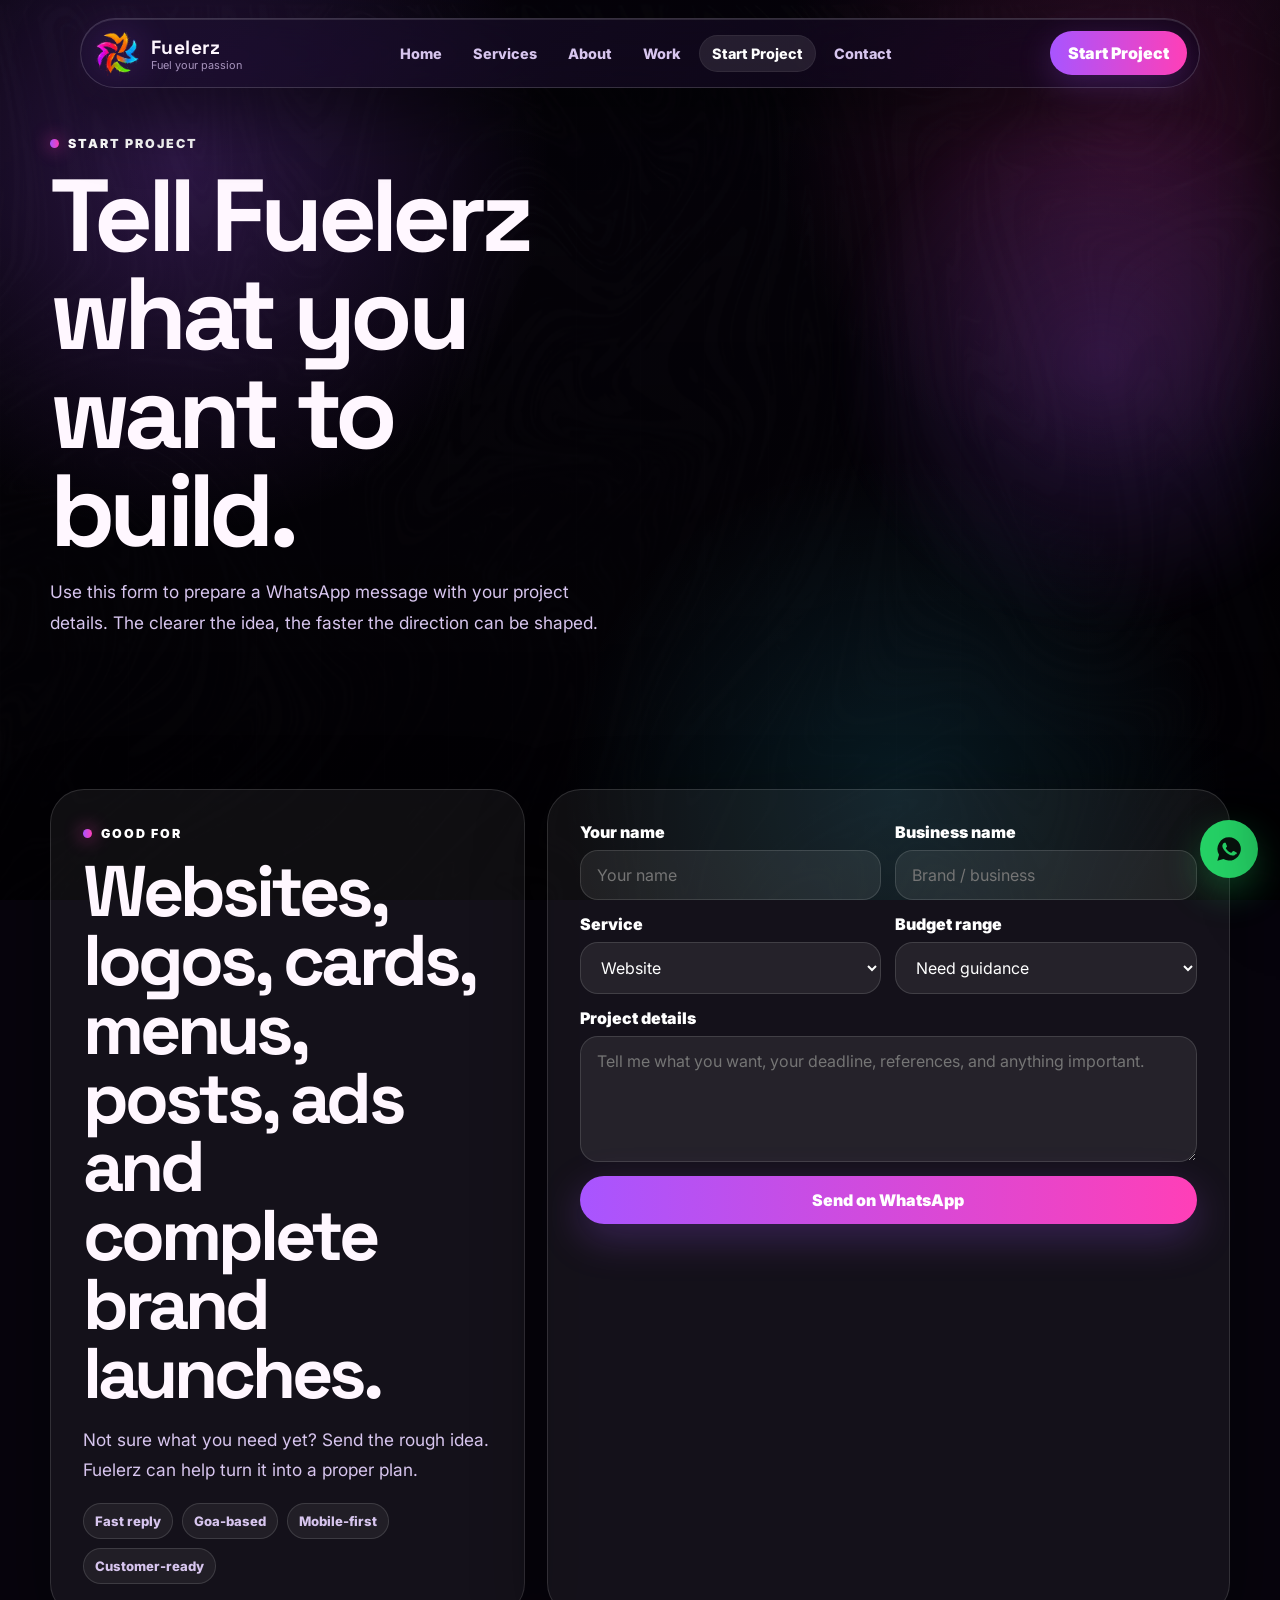
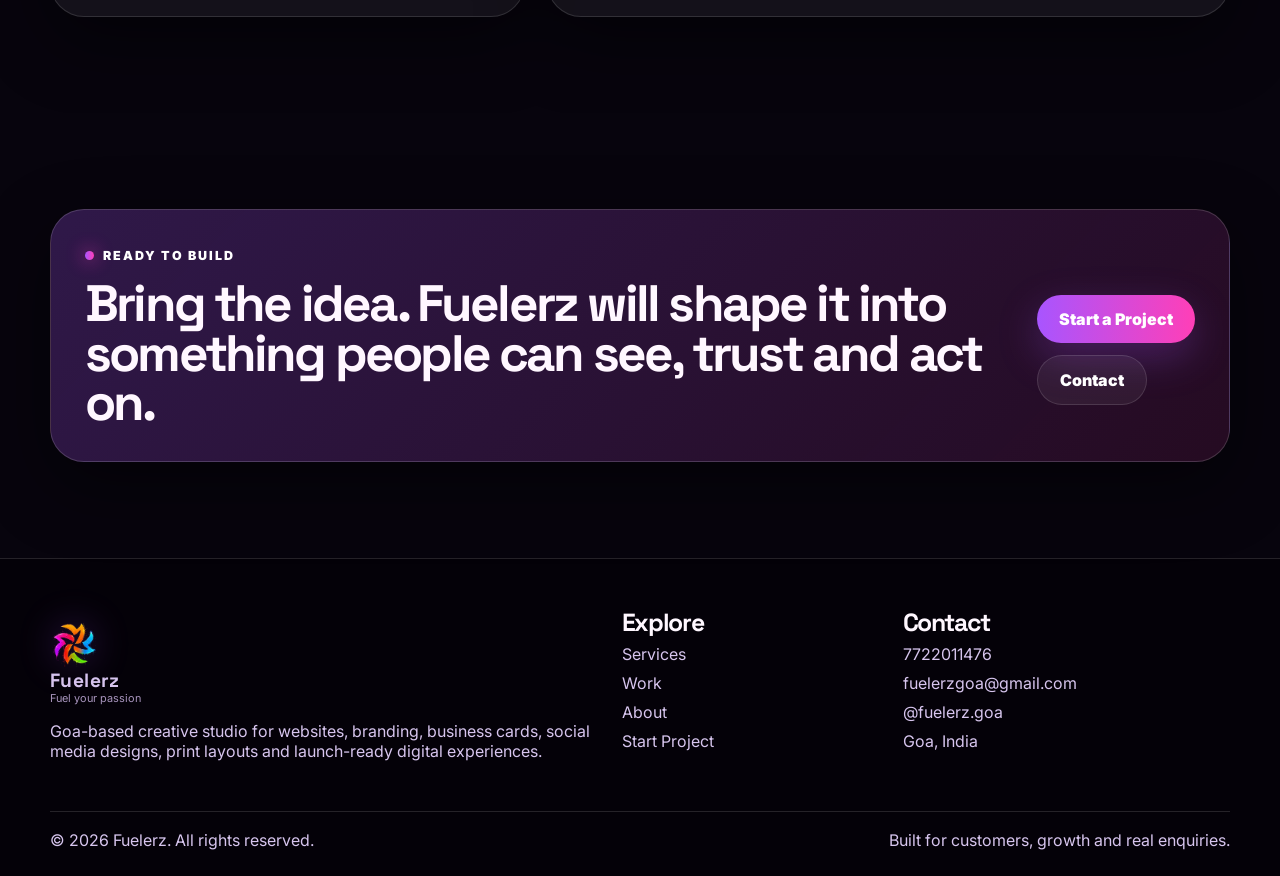
<file: orders.html>
<!DOCTYPE html><html lang="en"><head><meta charset="UTF-8"><meta name="viewport" content="width=device-width, initial-scale=1.0"><title>Fuelerz | Websites, Branding & Creative Studio in Goa</title><meta name="description" content="Fuelerz is a Goa-based digital studio creating websites, logos, branding, social media designs, print designs and customer-ready digital experiences."><meta name="theme-color" content="#07040d"><link rel="icon" href="assets/images/logo.png"><link rel="preconnect" href="https://fonts.googleapis.com"><link rel="preconnect" href="https://fonts.gstatic.com" crossorigin><link href="https://fonts.googleapis.com/css2?family=Inter:wght@400;600;700;800;900&family=Space+Grotesk:wght@600;700;800&display=swap" rel="stylesheet"><link rel="stylesheet" href="css/style.css"></head><body><svg width="0" height="0" style="position:absolute"><defs><linearGradient id="grad" x1="0" y1="0" x2="1" y2="1"><stop stop-color="#a855ff"/><stop offset=".55" stop-color="#ff3fb7"/><stop offset="1" stop-color="#35d7ff"/></linearGradient><symbol id="i-code" viewBox="0 0 24 24"><path d="M8 8 4 12l4 4M16 8l4 4-4 4M14 4l-4 16"/></symbol><symbol id="i-brand" viewBox="0 0 24 24"><path d="M12 3 4 7v10l8 4 8-4V7l-8-4Z"/><path d="M12 3v18M4 7l8 4 8-4"/></symbol><symbol id="i-rocket" viewBox="0 0 24 24"><path d="M14 4c3 0 6 3 6 6-1 5-5 8-9 10l-7-7c2-4 5-8 10-9Z"/><path d="M9 15 5 19M15 9h.01"/></symbol><symbol id="i-design" viewBox="0 0 24 24"><path d="M12 20h9"/><path d="M16.5 3.5a2.1 2.1 0 0 1 3 3L7 19l-4 1 1-4L16.5 3.5Z"/></symbol><symbol id="i-growth" viewBox="0 0 24 24"><path d="M4 19V5M4 19h16"/><path d="m7 15 4-4 3 3 5-7"/><path d="M18 7h1v1"/></symbol><symbol id="i-chat" viewBox="0 0 24 24"><path d="M21 12a8 8 0 0 1-8 8H7l-4 3 1.3-5A8 8 0 1 1 21 12Z"/></symbol><symbol id="i-whatsapp" viewBox="0 0 24 24"><path d="M12.04 2a9.9 9.9 0 0 0-8.55 14.9L2 22l5.26-1.38A9.96 9.96 0 1 0 12.04 2Zm5.8 14.18c-.24.68-1.4 1.3-1.95 1.38-.5.08-1.12.12-1.8-.11-.42-.14-.96-.31-1.65-.62-2.9-1.25-4.78-4.16-4.93-4.35-.14-.19-1.18-1.57-1.18-3s.75-2.13 1.02-2.42c.27-.3.59-.37.78-.37h.57c.18 0 .43-.07.67.52.24.58.83 2.02.9 2.17.07.15.12.33.02.52-.1.2-.15.32-.3.49-.15.17-.32.38-.45.51-.15.15-.31.31-.13.61.18.3.8 1.32 1.72 2.14 1.18 1.06 2.18 1.39 2.49 1.54.3.15.48.13.66-.08.18-.2.76-.88.96-1.18.2-.3.41-.25.69-.15.28.1 1.79.84 2.1.99.31.15.52.22.59.34.08.13.08.73-.16 1.41Z"/></symbol></defs></svg><div class="grain"></div><header class="island-nav"><a class="brand" href="index.html"><img src="assets/images/logo.webp" alt="Fuelerz logo"><span><strong>Fuelerz</strong><small>Fuel your passion</small></span></a><nav class="nav-links" aria-label="Primary navigation"><a class="" href="index.html">Home</a><a class="" href="services.html">Services</a><a class="" href="about.html">About</a><a class="" href="work.html">Work</a><a class="active" href="orders.html">Start Project</a><a class="" href="contact.html">Contact</a></nav><a class="nav-cta" href="orders.html">Start Project</a><button class="menu-btn" aria-label="Open menu"><span class="hamb"><i></i></span></button></header><aside class="drawer"><div class="drawer-top"><a class="brand" href="index.html"><img src="assets/images/logo.webp" alt="Fuelerz logo"><span><strong>Fuelerz</strong><small>Goa digital studio</small></span></a><button class="close-btn" aria-label="Close menu">×</button></div><p>Websites, branding, graphics and launch material for businesses that want to look sharper from the first glance.</p><a class="link" href="index.html"><span>Home</span><b>→</b></a><a class="link" href="services.html"><span>Services</span><b>→</b></a><a class="link" href="about.html"><span>About</span><b>→</b></a><a class="link" href="work.html"><span>Work</span><b>→</b></a><a class="link" href="orders.html"><span>Start Project</span><b>→</b></a><a class="link" href="contact.html"><span>Contact</span><b>→</b></a><a class="btn primary mt" href="https://wa.me/917722011476" target="_blank">WhatsApp Fuelerz</a></aside><div class="overlay"></div><main><section class="hero page-hero"><div class="hero-copy reveal"><p class="eyebrow">Start project</p><h1>Tell Fuelerz what you want to build.</h1><p class="hero-text">Use this form to prepare a WhatsApp message with your project details. The clearer the idea, the faster the direction can be shaped.</p></div></section><section class="section"><div class="order-panel"><div class="panel reveal"><p class="eyebrow">Good for</p><h2>Websites, logos, cards, menus, posts, ads and complete brand launches.</h2><p class="lead">Not sure what you need yet? Send the rough idea. Fuelerz can help turn it into a proper plan.</p><div class="pill-list"><span>Fast reply</span><span>Goa-based</span><span>Mobile-first</span><span>Customer-ready</span></div></div><form class="panel reveal" data-whatsapp-form><div class="form-grid"><div class="field"><label>Your name</label><input name="name" required placeholder="Your name"></div><div class="field"><label>Business name</label><input name="business" placeholder="Brand / business"></div><div class="field"><label>Service</label><select name="service"><option>Website</option><option>Logo / Branding</option><option>Business Card / Print</option><option>Social Media Design</option><option>Complete Package</option><option>Not sure yet</option></select></div><div class="field"><label>Budget range</label><select name="budget"><option>Need guidance</option><option>Under ₹5,000</option><option>₹5,000 - ₹15,000</option><option>₹15,000 - ₹30,000</option><option>₹30,000+</option></select></div><div class="field full"><label>Project details</label><textarea name="message" placeholder="Tell me what you want, your deadline, references, and anything important."></textarea></div><div class="field full"><button class="btn primary" type="submit">Send on WhatsApp</button></div></div></form></div></section></main><section class="section"><div class="cta-panel reveal"><div><p class="eyebrow">Ready to build</p><h2>Bring the idea. Fuelerz will shape it into something people can see, trust and act on.</h2></div><div class="cta-actions"><a class="btn primary" href="orders.html">Start a Project</a><a class="btn ghost" href="contact.html">Contact</a></div></div></section><footer class="footer"><div class="footer-grid"><div><a class="brand" href="index.html"><img src="assets/images/logo.webp" alt="Fuelerz logo"><span><strong>Fuelerz</strong><small>Fuel your passion</small></span></a><p>Goa-based creative studio for websites, branding, business cards, social media designs, print layouts and launch-ready digital experiences.</p></div><div><h3>Explore</h3><a href="services.html">Services</a><a href="work.html">Work</a><a href="about.html">About</a><a href="orders.html">Start Project</a></div><div><h3>Contact</h3><a href="tel:+917722011476">7722011476</a><a href="mailto:fuelerzgoa@gmail.com">fuelerzgoa@gmail.com</a><a href="https://instagram.com/fuelerz.goa" target="_blank">@fuelerz.goa</a><span>Goa, India</span></div></div><div class="foot-bottom"><span>© <span class="year"></span> Fuelerz. All rights reserved.</span><span>Built for customers, growth and real enquiries.</span></div></footer><a class="whatsapp" href="https://wa.me/917722011476" target="_blank" aria-label="WhatsApp Fuelerz"><svg><use href="#i-whatsapp"/></svg></a><script src="js/main.js"></script></body></html>
</file>
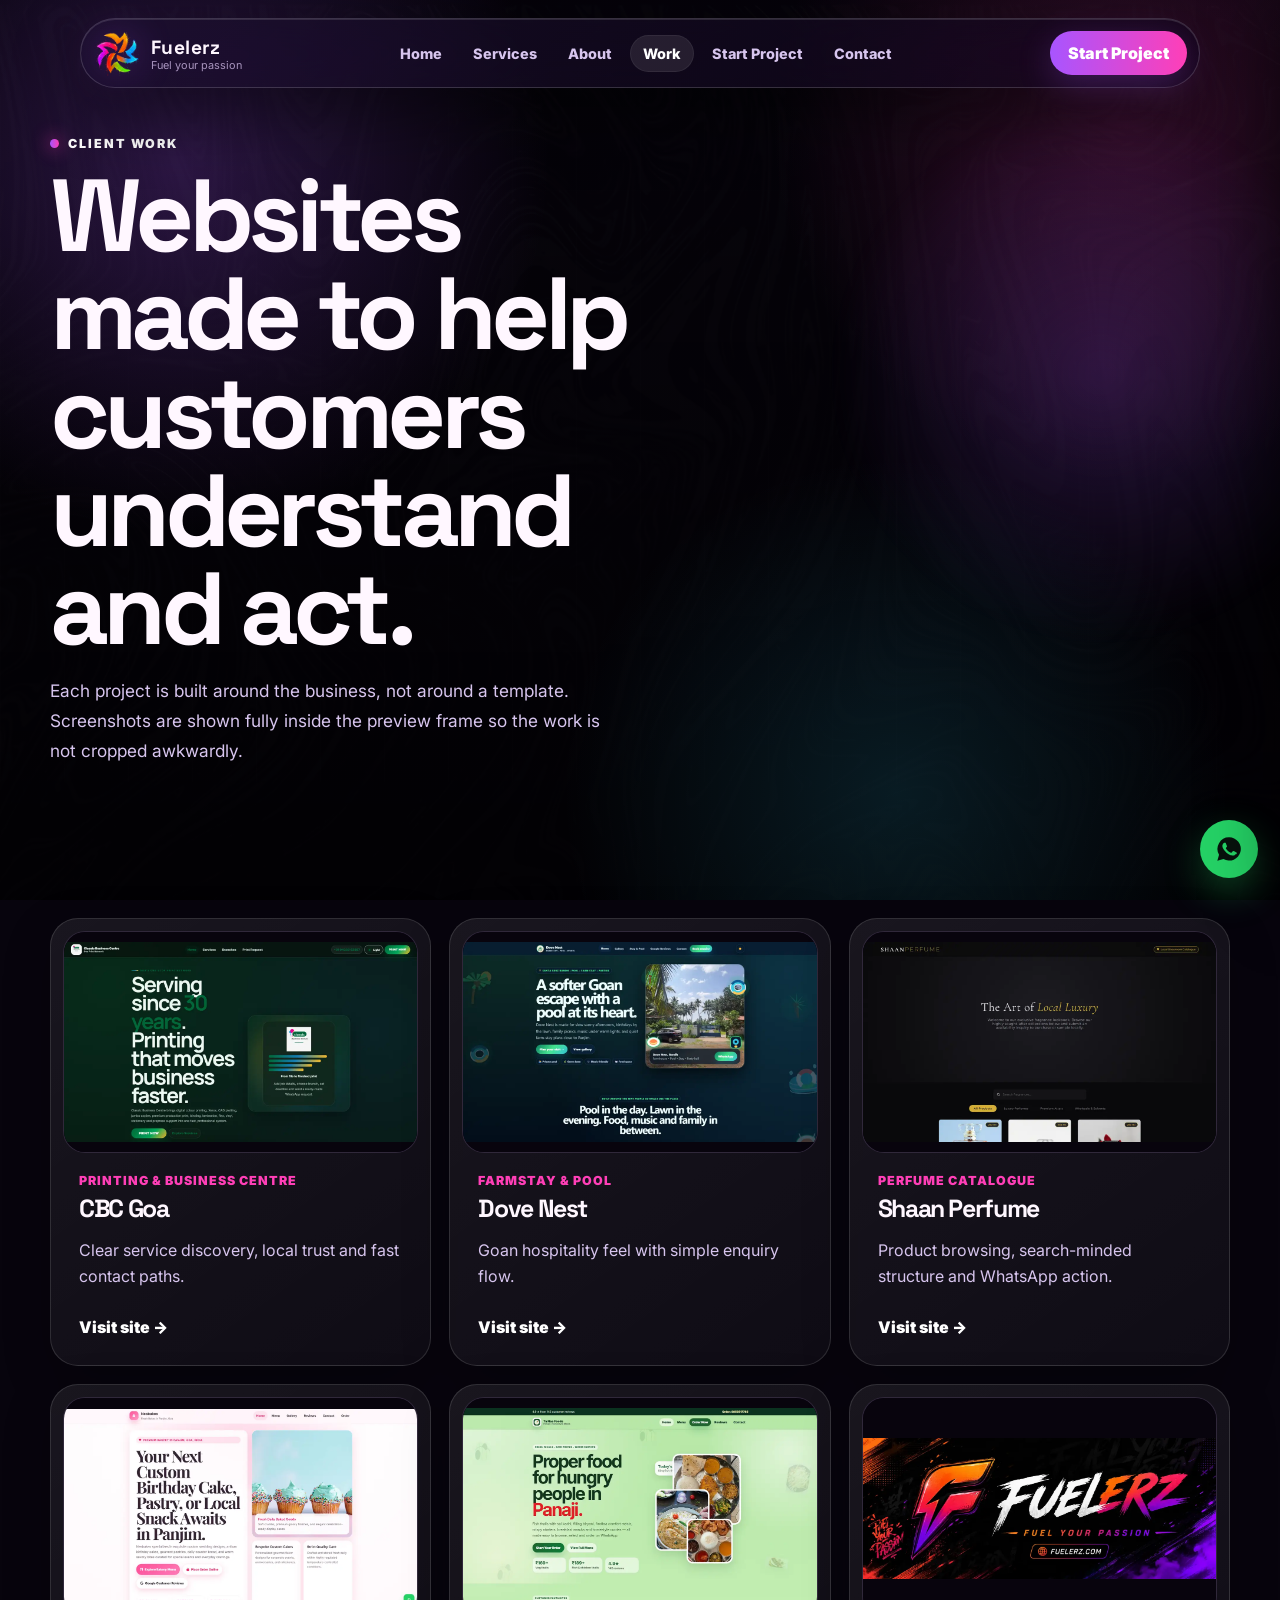
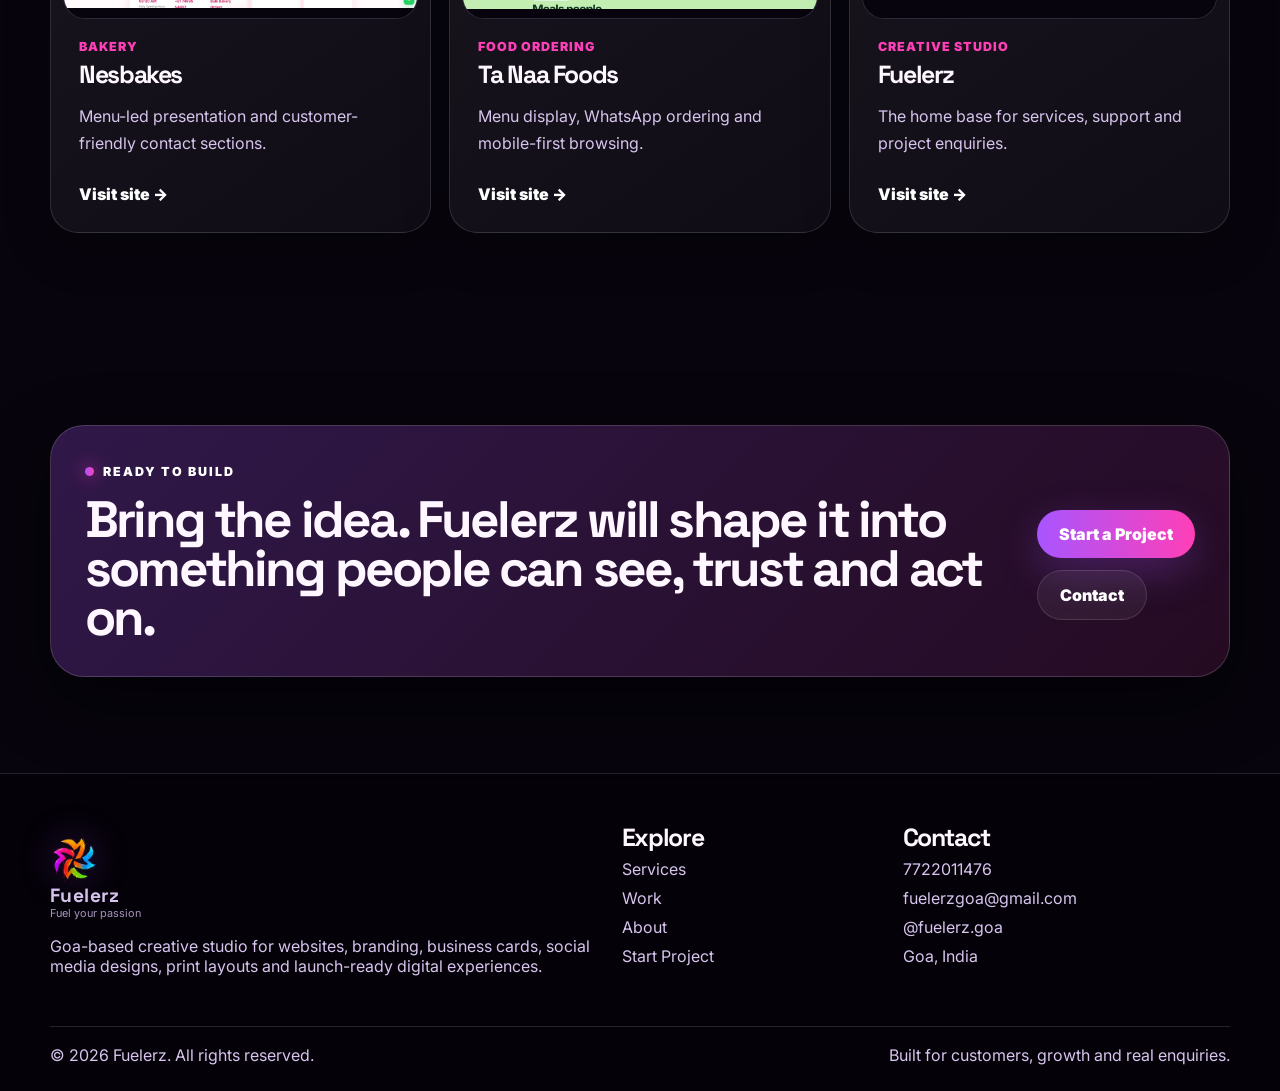
<file: portfolio.html>
<!DOCTYPE html><html lang="en"><head><meta charset="UTF-8"><meta name="viewport" content="width=device-width, initial-scale=1.0"><title>Fuelerz | Websites, Branding & Creative Studio in Goa</title><meta name="description" content="Fuelerz is a Goa-based digital studio creating websites, logos, branding, social media designs, print designs and customer-ready digital experiences."><meta name="theme-color" content="#07040d"><link rel="icon" href="assets/images/logo.png"><link rel="preconnect" href="https://fonts.googleapis.com"><link rel="preconnect" href="https://fonts.gstatic.com" crossorigin><link href="https://fonts.googleapis.com/css2?family=Inter:wght@400;600;700;800;900&family=Space+Grotesk:wght@600;700;800&display=swap" rel="stylesheet"><link rel="stylesheet" href="css/style.css"></head><body><svg width="0" height="0" style="position:absolute"><defs><linearGradient id="grad" x1="0" y1="0" x2="1" y2="1"><stop stop-color="#a855ff"/><stop offset=".55" stop-color="#ff3fb7"/><stop offset="1" stop-color="#35d7ff"/></linearGradient><symbol id="i-code" viewBox="0 0 24 24"><path d="M8 8 4 12l4 4M16 8l4 4-4 4M14 4l-4 16"/></symbol><symbol id="i-brand" viewBox="0 0 24 24"><path d="M12 3 4 7v10l8 4 8-4V7l-8-4Z"/><path d="M12 3v18M4 7l8 4 8-4"/></symbol><symbol id="i-rocket" viewBox="0 0 24 24"><path d="M14 4c3 0 6 3 6 6-1 5-5 8-9 10l-7-7c2-4 5-8 10-9Z"/><path d="M9 15 5 19M15 9h.01"/></symbol><symbol id="i-design" viewBox="0 0 24 24"><path d="M12 20h9"/><path d="M16.5 3.5a2.1 2.1 0 0 1 3 3L7 19l-4 1 1-4L16.5 3.5Z"/></symbol><symbol id="i-growth" viewBox="0 0 24 24"><path d="M4 19V5M4 19h16"/><path d="m7 15 4-4 3 3 5-7"/><path d="M18 7h1v1"/></symbol><symbol id="i-chat" viewBox="0 0 24 24"><path d="M21 12a8 8 0 0 1-8 8H7l-4 3 1.3-5A8 8 0 1 1 21 12Z"/></symbol><symbol id="i-whatsapp" viewBox="0 0 24 24"><path d="M12.04 2a9.9 9.9 0 0 0-8.55 14.9L2 22l5.26-1.38A9.96 9.96 0 1 0 12.04 2Zm5.8 14.18c-.24.68-1.4 1.3-1.95 1.38-.5.08-1.12.12-1.8-.11-.42-.14-.96-.31-1.65-.62-2.9-1.25-4.78-4.16-4.93-4.35-.14-.19-1.18-1.57-1.18-3s.75-2.13 1.02-2.42c.27-.3.59-.37.78-.37h.57c.18 0 .43-.07.67.52.24.58.83 2.02.9 2.17.07.15.12.33.02.52-.1.2-.15.32-.3.49-.15.17-.32.38-.45.51-.15.15-.31.31-.13.61.18.3.8 1.32 1.72 2.14 1.18 1.06 2.18 1.39 2.49 1.54.3.15.48.13.66-.08.18-.2.76-.88.96-1.18.2-.3.41-.25.69-.15.28.1 1.79.84 2.1.99.31.15.52.22.59.34.08.13.08.73-.16 1.41Z"/></symbol></defs></svg><div class="grain"></div><header class="island-nav"><a class="brand" href="index.html"><img src="assets/images/logo.webp" alt="Fuelerz logo"><span><strong>Fuelerz</strong><small>Fuel your passion</small></span></a><nav class="nav-links" aria-label="Primary navigation"><a class="" href="index.html">Home</a><a class="" href="services.html">Services</a><a class="" href="about.html">About</a><a class="active" href="portfolio.html">Work</a><a class="" href="orders.html">Start Project</a><a class="" href="contact.html">Contact</a></nav><a class="nav-cta" href="orders.html">Start Project</a><button class="menu-btn" aria-label="Open menu"><span class="hamb"><i></i></span></button></header><aside class="drawer"><div class="drawer-top"><a class="brand" href="index.html"><img src="assets/images/logo.webp" alt="Fuelerz logo"><span><strong>Fuelerz</strong><small>Goa digital studio</small></span></a><button class="close-btn" aria-label="Close menu">×</button></div><p>Websites, branding, graphics and launch material for businesses that want to look sharper from the first glance.</p><a class="link" href="index.html"><span>Home</span><b>→</b></a><a class="link" href="services.html"><span>Services</span><b>→</b></a><a class="link" href="about.html"><span>About</span><b>→</b></a><a class="link" href="portfolio.html"><span>Work</span><b>→</b></a><a class="link" href="orders.html"><span>Start Project</span><b>→</b></a><a class="link" href="contact.html"><span>Contact</span><b>→</b></a><a class="btn primary mt" href="https://wa.me/917722011476" target="_blank">WhatsApp Fuelerz</a></aside><div class="overlay"></div><main><section class="hero page-hero"><div class="hero-copy reveal"><p class="eyebrow">Client work</p><h1>Websites made to help customers understand and act.</h1><p class="hero-text">Each project is built around the business, not around a template. Screenshots are shown fully inside the preview frame so the work is not cropped awkwardly.</p></div></section><section class="section"><div class="grid work-grid"><article class="card work-card reveal"><div class="work-shot"><img loading="lazy" src="assets/images/work/cbcgoa.webp" alt="Classic Business Centre website preview"></div><div class="work-body"><span>Printing & Business Centre</span><h3>CBC Goa</h3><p>Clear service discovery, local trust and fast contact paths.</p><a class="text-link" target="_blank" href="https://cbcgoa.com">Visit site →</a></div></article><article class="card work-card reveal"><div class="work-shot"><img loading="lazy" src="assets/images/work/dovenest.webp" alt="Dove Nest website preview"></div><div class="work-body"><span>Farmstay & Pool</span><h3>Dove Nest</h3><p>Goan hospitality feel with simple enquiry flow.</p><a class="text-link" target="_blank" href="https://dovenest.co.in">Visit site →</a></div></article><article class="card work-card reveal"><div class="work-shot"><img loading="lazy" src="assets/images/work/shaanperfume.webp" alt="Shaan Perfume website preview"></div><div class="work-body"><span>Perfume Catalogue</span><h3>Shaan Perfume</h3><p>Product browsing, search-minded structure and WhatsApp action.</p><a class="text-link" target="_blank" href="https://shaanperfume.com">Visit site →</a></div></article><article class="card work-card reveal"><div class="work-shot"><img loading="lazy" src="assets/images/work/nesbakes.webp" alt="Nesbakes website preview"></div><div class="work-body"><span>Bakery</span><h3>Nesbakes</h3><p>Menu-led presentation and customer-friendly contact sections.</p><a class="text-link" target="_blank" href="https://nesbakes.com">Visit site →</a></div></article><article class="card work-card reveal"><div class="work-shot"><img loading="lazy" src="assets/images/work/tanaafoods.webp" alt="Ta Naa Foods website preview"></div><div class="work-body"><span>Food Ordering</span><h3>Ta Naa Foods</h3><p>Menu display, WhatsApp ordering and mobile-first browsing.</p><a class="text-link" target="_blank" href="https://tanaafoods.com">Visit site →</a></div></article><article class="card work-card reveal"><div class="work-shot"><img loading="lazy" src="assets/images/work/fuelerz.webp" alt="Fuelerz website preview"></div><div class="work-body"><span>Creative Studio</span><h3>Fuelerz</h3><p>The home base for services, support and project enquiries.</p><a class="text-link" target="_blank" href="https://fuelerz.com">Visit site →</a></div></article></div></section></main><section class="section"><div class="cta-panel reveal"><div><p class="eyebrow">Ready to build</p><h2>Bring the idea. Fuelerz will shape it into something people can see, trust and act on.</h2></div><div class="cta-actions"><a class="btn primary" href="orders.html">Start a Project</a><a class="btn ghost" href="contact.html">Contact</a></div></div></section><footer class="footer"><div class="footer-grid"><div><a class="brand" href="index.html"><img src="assets/images/logo.webp" alt="Fuelerz logo"><span><strong>Fuelerz</strong><small>Fuel your passion</small></span></a><p>Goa-based creative studio for websites, branding, business cards, social media designs, print layouts and launch-ready digital experiences.</p></div><div><h3>Explore</h3><a href="services.html">Services</a><a href="portfolio.html">Work</a><a href="about.html">About</a><a href="orders.html">Start Project</a></div><div><h3>Contact</h3><a href="tel:+917722011476">7722011476</a><a href="mailto:fuelerzgoa@gmail.com">fuelerzgoa@gmail.com</a><a href="https://instagram.com/fuelerz.goa" target="_blank">@fuelerz.goa</a><span>Goa, India</span></div></div><div class="foot-bottom"><span>© <span class="year"></span> Fuelerz. All rights reserved.</span><span>Built for customers, growth and real enquiries.</span></div></footer><a class="whatsapp" href="https://wa.me/917722011476" target="_blank" aria-label="WhatsApp Fuelerz"><svg><use href="#i-whatsapp"/></svg></a><script src="js/main.js"></script></body></html>
</file>
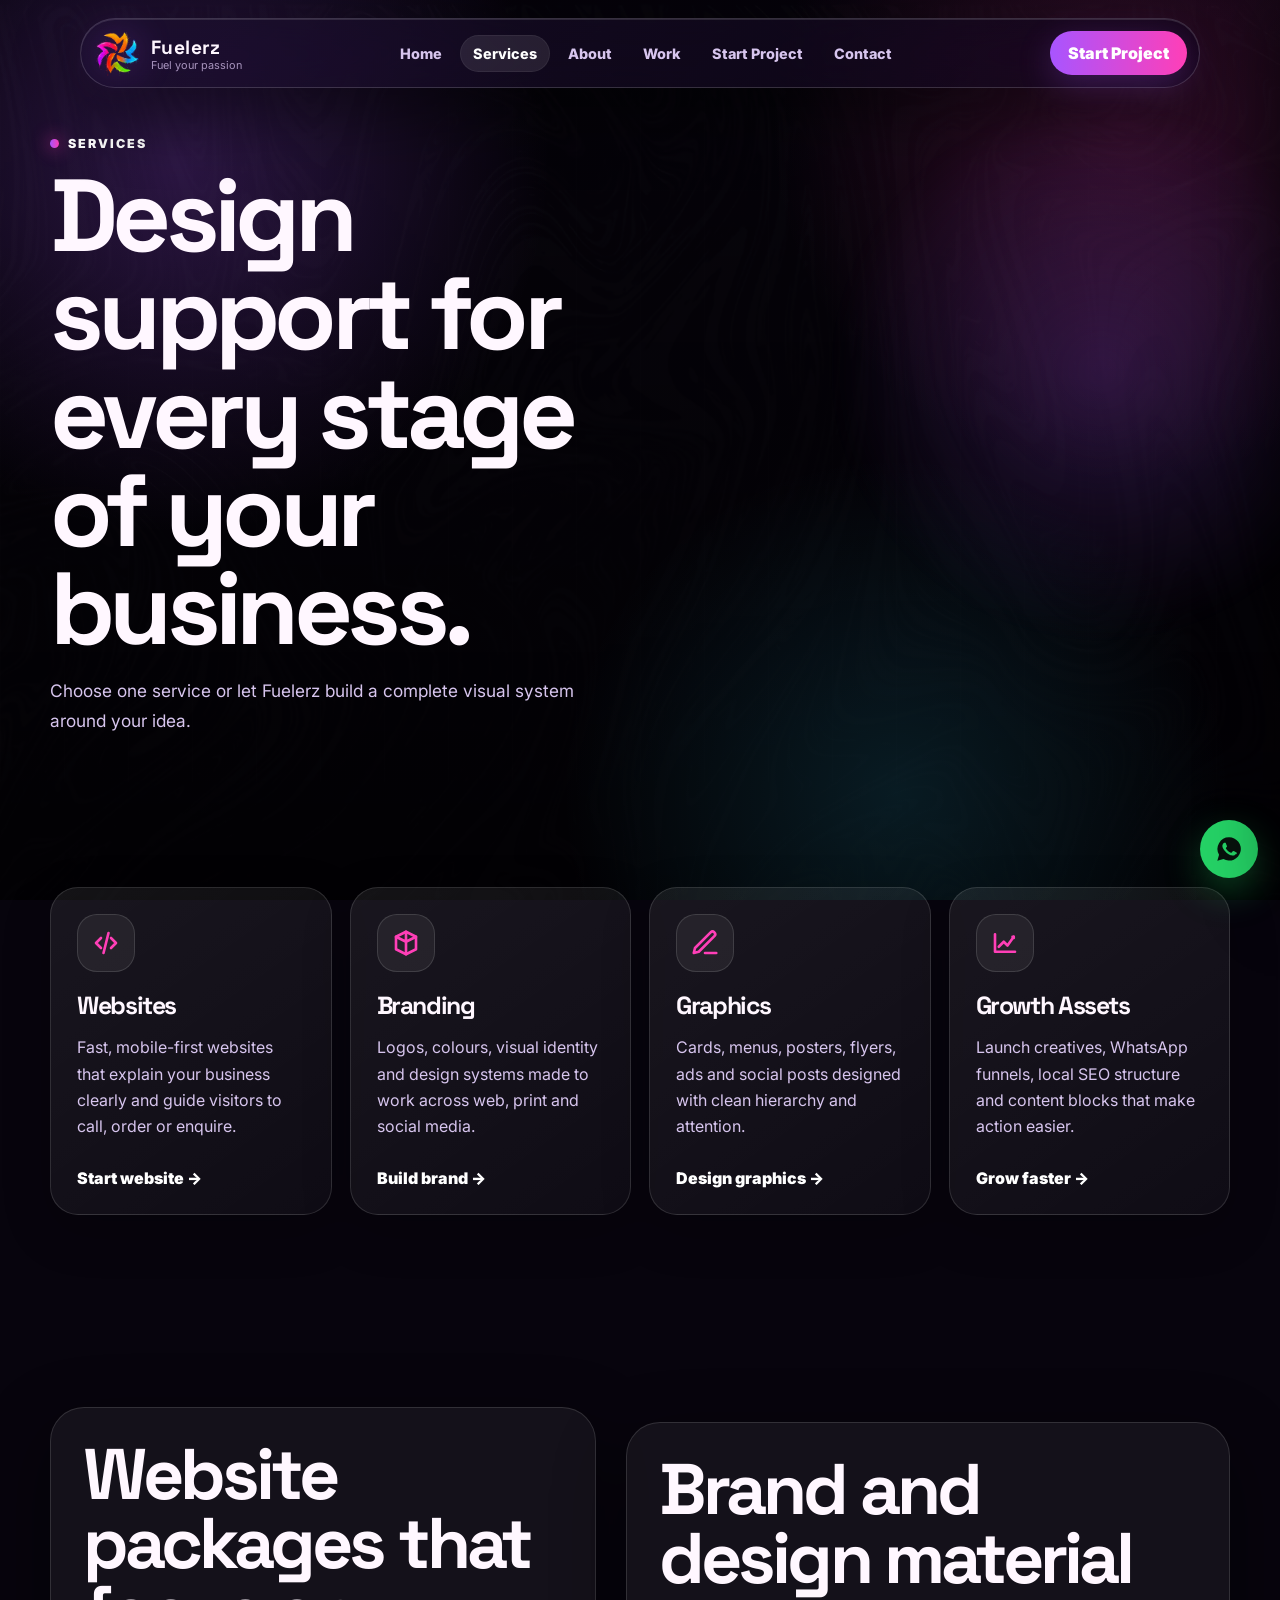
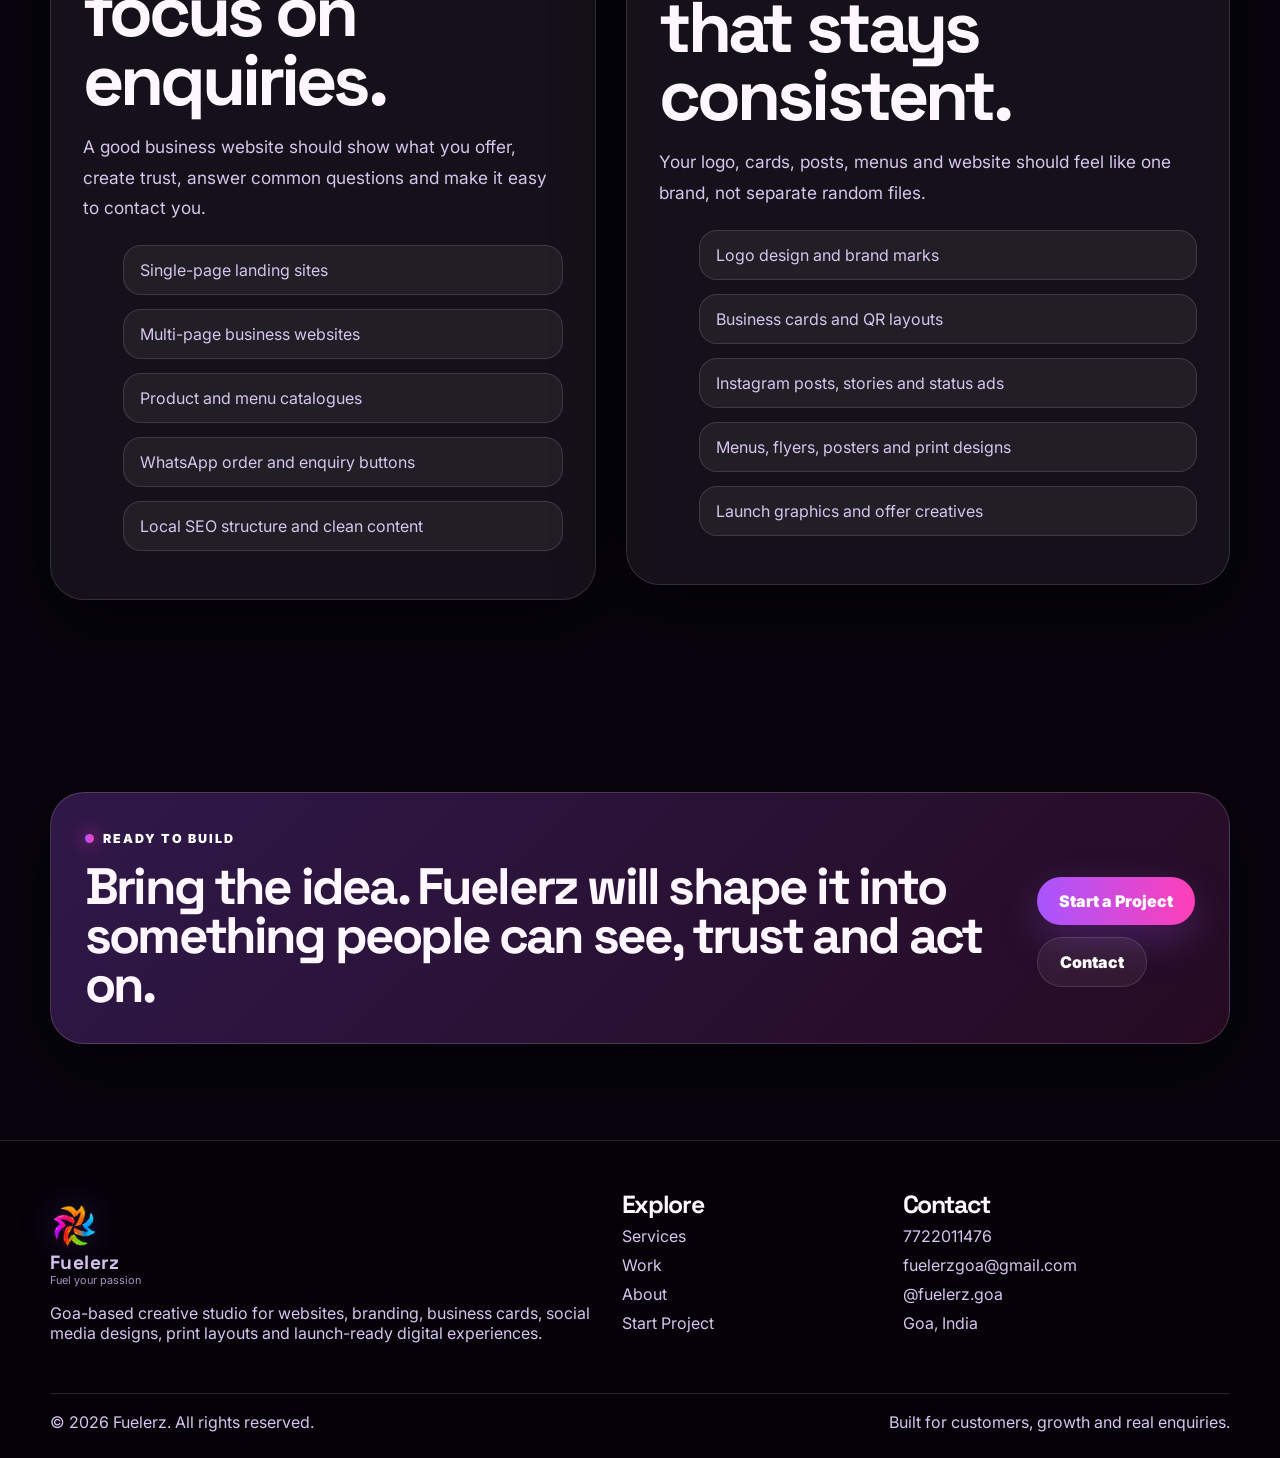
<file: services.html>
<!DOCTYPE html><html lang="en"><head><meta charset="UTF-8"><meta name="viewport" content="width=device-width, initial-scale=1.0"><title>Fuelerz | Websites, Branding & Creative Studio in Goa</title><meta name="description" content="Fuelerz is a Goa-based digital studio creating websites, logos, branding, social media designs, print designs and customer-ready digital experiences."><meta name="theme-color" content="#07040d"><link rel="icon" href="assets/images/logo.png"><link rel="preconnect" href="https://fonts.googleapis.com"><link rel="preconnect" href="https://fonts.gstatic.com" crossorigin><link href="https://fonts.googleapis.com/css2?family=Inter:wght@400;600;700;800;900&family=Space+Grotesk:wght@600;700;800&display=swap" rel="stylesheet"><link rel="stylesheet" href="css/style.css"></head><body><svg width="0" height="0" style="position:absolute"><defs><linearGradient id="grad" x1="0" y1="0" x2="1" y2="1"><stop stop-color="#a855ff"/><stop offset=".55" stop-color="#ff3fb7"/><stop offset="1" stop-color="#35d7ff"/></linearGradient><symbol id="i-code" viewBox="0 0 24 24"><path d="M8 8 4 12l4 4M16 8l4 4-4 4M14 4l-4 16"/></symbol><symbol id="i-brand" viewBox="0 0 24 24"><path d="M12 3 4 7v10l8 4 8-4V7l-8-4Z"/><path d="M12 3v18M4 7l8 4 8-4"/></symbol><symbol id="i-rocket" viewBox="0 0 24 24"><path d="M14 4c3 0 6 3 6 6-1 5-5 8-9 10l-7-7c2-4 5-8 10-9Z"/><path d="M9 15 5 19M15 9h.01"/></symbol><symbol id="i-design" viewBox="0 0 24 24"><path d="M12 20h9"/><path d="M16.5 3.5a2.1 2.1 0 0 1 3 3L7 19l-4 1 1-4L16.5 3.5Z"/></symbol><symbol id="i-growth" viewBox="0 0 24 24"><path d="M4 19V5M4 19h16"/><path d="m7 15 4-4 3 3 5-7"/><path d="M18 7h1v1"/></symbol><symbol id="i-chat" viewBox="0 0 24 24"><path d="M21 12a8 8 0 0 1-8 8H7l-4 3 1.3-5A8 8 0 1 1 21 12Z"/></symbol><symbol id="i-whatsapp" viewBox="0 0 24 24"><path d="M12.04 2a9.9 9.9 0 0 0-8.55 14.9L2 22l5.26-1.38A9.96 9.96 0 1 0 12.04 2Zm5.8 14.18c-.24.68-1.4 1.3-1.95 1.38-.5.08-1.12.12-1.8-.11-.42-.14-.96-.31-1.65-.62-2.9-1.25-4.78-4.16-4.93-4.35-.14-.19-1.18-1.57-1.18-3s.75-2.13 1.02-2.42c.27-.3.59-.37.78-.37h.57c.18 0 .43-.07.67.52.24.58.83 2.02.9 2.17.07.15.12.33.02.52-.1.2-.15.32-.3.49-.15.17-.32.38-.45.51-.15.15-.31.31-.13.61.18.3.8 1.32 1.72 2.14 1.18 1.06 2.18 1.39 2.49 1.54.3.15.48.13.66-.08.18-.2.76-.88.96-1.18.2-.3.41-.25.69-.15.28.1 1.79.84 2.1.99.31.15.52.22.59.34.08.13.08.73-.16 1.41Z"/></symbol></defs></svg><div class="grain"></div><header class="island-nav"><a class="brand" href="index.html"><img src="assets/images/logo.webp" alt="Fuelerz logo"><span><strong>Fuelerz</strong><small>Fuel your passion</small></span></a><nav class="nav-links" aria-label="Primary navigation"><a class="" href="index.html">Home</a><a class="active" href="services.html">Services</a><a class="" href="about.html">About</a><a class="" href="work.html">Work</a><a class="" href="orders.html">Start Project</a><a class="" href="contact.html">Contact</a></nav><a class="nav-cta" href="orders.html">Start Project</a><button class="menu-btn" aria-label="Open menu"><span class="hamb"><i></i></span></button></header><aside class="drawer"><div class="drawer-top"><a class="brand" href="index.html"><img src="assets/images/logo.webp" alt="Fuelerz logo"><span><strong>Fuelerz</strong><small>Goa digital studio</small></span></a><button class="close-btn" aria-label="Close menu">×</button></div><p>Websites, branding, graphics and launch material for businesses that want to look sharper from the first glance.</p><a class="link" href="index.html"><span>Home</span><b>→</b></a><a class="link" href="services.html"><span>Services</span><b>→</b></a><a class="link" href="about.html"><span>About</span><b>→</b></a><a class="link" href="work.html"><span>Work</span><b>→</b></a><a class="link" href="orders.html"><span>Start Project</span><b>→</b></a><a class="link" href="contact.html"><span>Contact</span><b>→</b></a><a class="btn primary mt" href="https://wa.me/917722011476" target="_blank">WhatsApp Fuelerz</a></aside><div class="overlay"></div><main><section class="hero page-hero"><div class="hero-copy reveal"><p class="eyebrow">Services</p><h1>Design support for every stage of your business.</h1><p class="hero-text">Choose one service or let Fuelerz build a complete visual system around your idea.</p></div></section><section class="section"><div class="grid services-grid"><article class="card service reveal"><div class="iconbox"><svg><use href="#i-code"/></svg></div><h3>Websites</h3><p>Fast, mobile-first websites that explain your business clearly and guide visitors to call, order or enquire.</p><a href="orders.html">Start website →</a></article><article class="card service reveal"><div class="iconbox"><svg><use href="#i-brand"/></svg></div><h3>Branding</h3><p>Logos, colours, visual identity and design systems made to work across web, print and social media.</p><a href="orders.html">Build brand →</a></article><article class="card service reveal"><div class="iconbox"><svg><use href="#i-design"/></svg></div><h3>Graphics</h3><p>Cards, menus, posters, flyers, ads and social posts designed with clean hierarchy and attention.</p><a href="orders.html">Design graphics →</a></article><article class="card service reveal"><div class="iconbox"><svg><use href="#i-growth"/></svg></div><h3>Growth Assets</h3><p>Launch creatives, WhatsApp funnels, local SEO structure and content blocks that make action easier.</p><a href="orders.html">Grow faster →</a></article></div></section><section class="section"><div class="split"><div class="panel reveal"><h2>Website packages that focus on enquiries.</h2><p class="lead">A good business website should show what you offer, create trust, answer common questions and make it easy to contact you.</p><ul class="simple-list"><li>Single-page landing sites</li><li>Multi-page business websites</li><li>Product and menu catalogues</li><li>WhatsApp order and enquiry buttons</li><li>Local SEO structure and clean content</li></ul></div><div class="panel reveal"><h2>Brand and design material that stays consistent.</h2><p class="lead">Your logo, cards, posts, menus and website should feel like one brand, not separate random files.</p><ul class="simple-list"><li>Logo design and brand marks</li><li>Business cards and QR layouts</li><li>Instagram posts, stories and status ads</li><li>Menus, flyers, posters and print designs</li><li>Launch graphics and offer creatives</li></ul></div></div></section></main><section class="section"><div class="cta-panel reveal"><div><p class="eyebrow">Ready to build</p><h2>Bring the idea. Fuelerz will shape it into something people can see, trust and act on.</h2></div><div class="cta-actions"><a class="btn primary" href="orders.html">Start a Project</a><a class="btn ghost" href="contact.html">Contact</a></div></div></section><footer class="footer"><div class="footer-grid"><div><a class="brand" href="index.html"><img src="assets/images/logo.webp" alt="Fuelerz logo"><span><strong>Fuelerz</strong><small>Fuel your passion</small></span></a><p>Goa-based creative studio for websites, branding, business cards, social media designs, print layouts and launch-ready digital experiences.</p></div><div><h3>Explore</h3><a href="services.html">Services</a><a href="work.html">Work</a><a href="about.html">About</a><a href="orders.html">Start Project</a></div><div><h3>Contact</h3><a href="tel:+917722011476">7722011476</a><a href="mailto:fuelerzgoa@gmail.com">fuelerzgoa@gmail.com</a><a href="https://instagram.com/fuelerz.goa" target="_blank">@fuelerz.goa</a><span>Goa, India</span></div></div><div class="foot-bottom"><span>© <span class="year"></span> Fuelerz. All rights reserved.</span><span>Built for customers, growth and real enquiries.</span></div></footer><a class="whatsapp" href="https://wa.me/917722011476" target="_blank" aria-label="WhatsApp Fuelerz"><svg><use href="#i-whatsapp"/></svg></a><script src="js/main.js"></script></body></html>
</file>
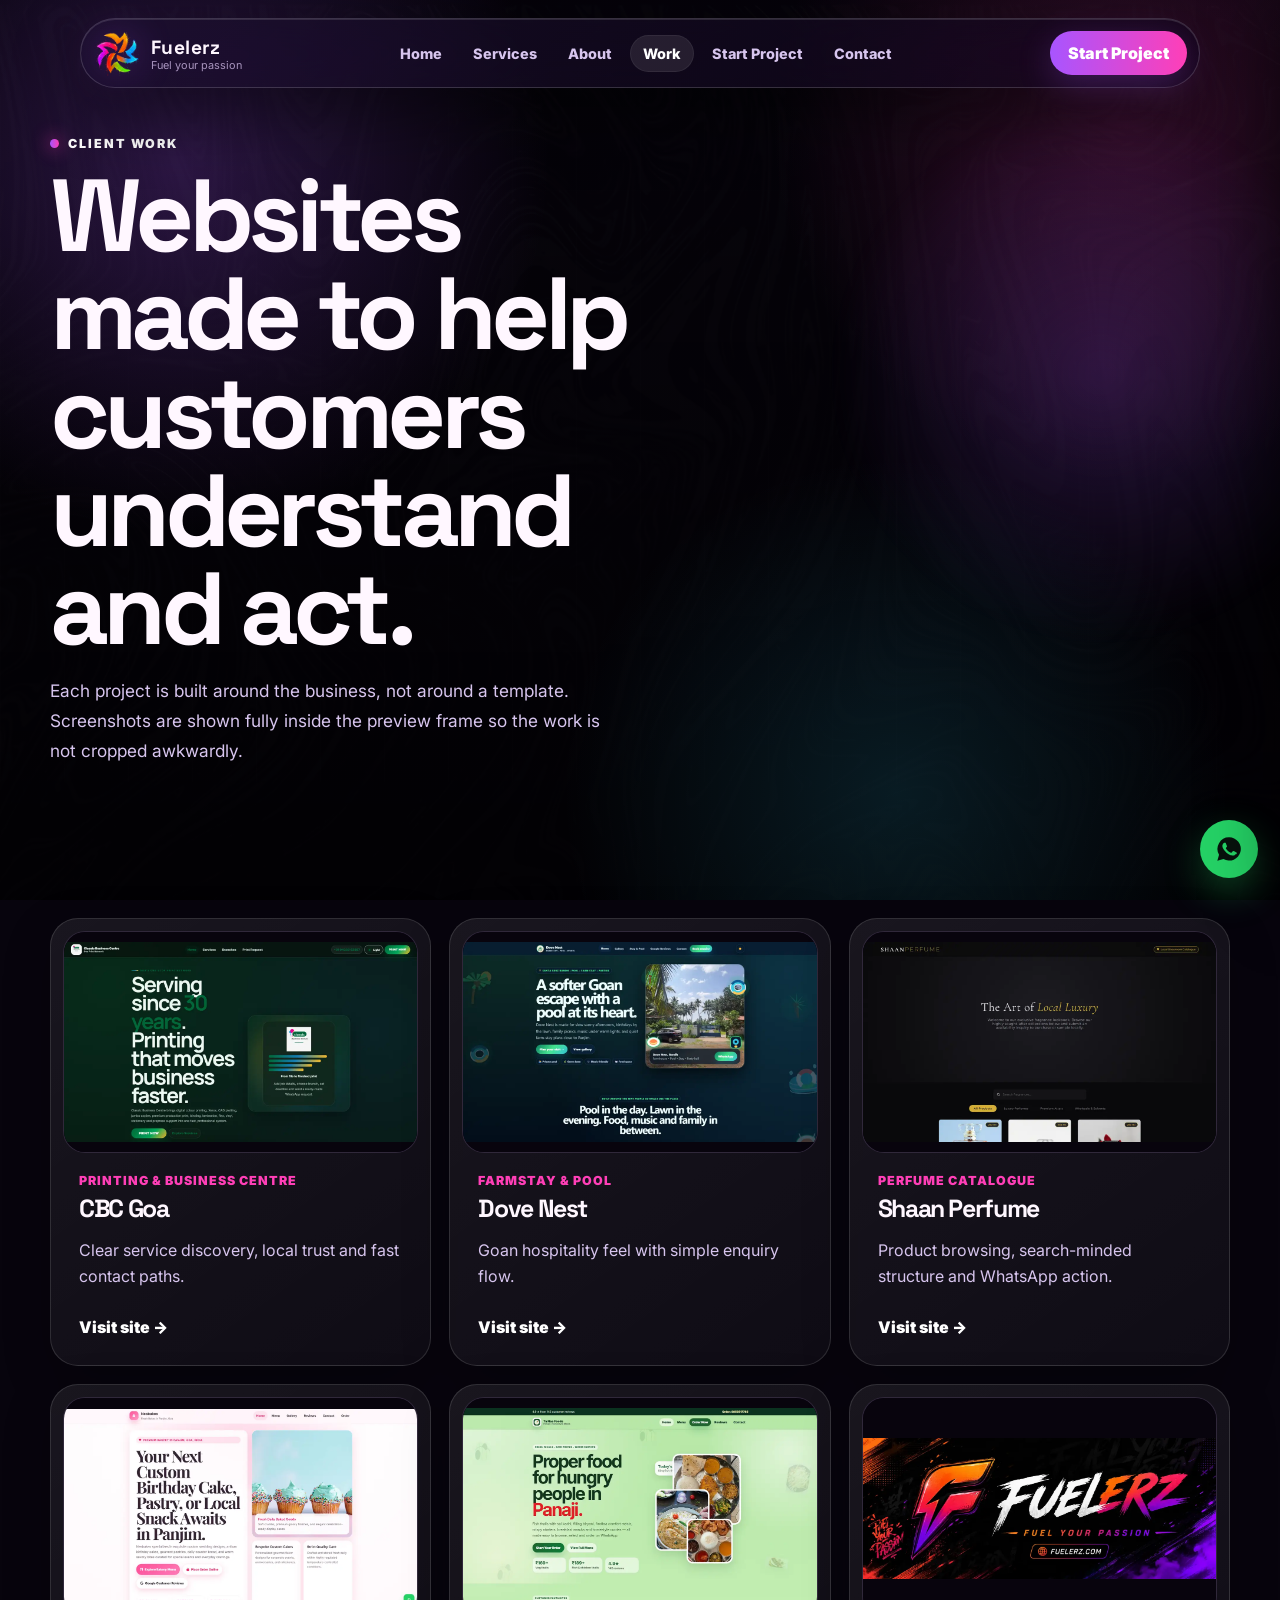
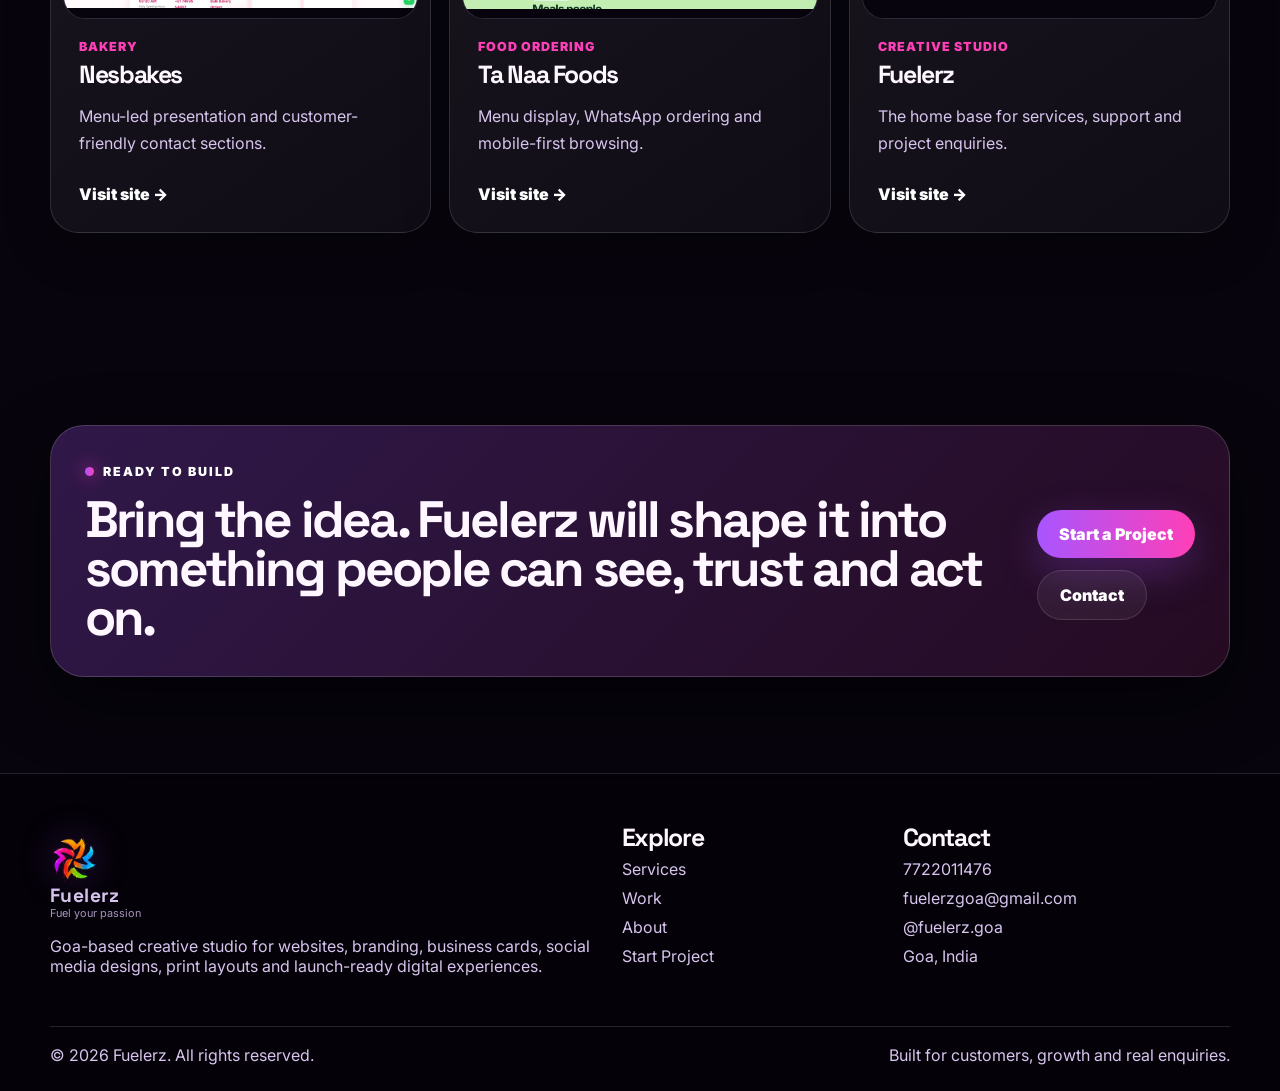
<file: work.html>
<!DOCTYPE html><html lang="en"><head><meta charset="UTF-8"><meta name="viewport" content="width=device-width, initial-scale=1.0"><title>Fuelerz | Websites, Branding & Creative Studio in Goa</title><meta name="description" content="Fuelerz is a Goa-based digital studio creating websites, logos, branding, social media designs, print designs and customer-ready digital experiences."><meta name="theme-color" content="#07040d"><link rel="icon" href="assets/images/logo.png"><link rel="preconnect" href="https://fonts.googleapis.com"><link rel="preconnect" href="https://fonts.gstatic.com" crossorigin><link href="https://fonts.googleapis.com/css2?family=Inter:wght@400;600;700;800;900&family=Space+Grotesk:wght@600;700;800&display=swap" rel="stylesheet"><link rel="stylesheet" href="css/style.css"></head><body><svg width="0" height="0" style="position:absolute"><defs><linearGradient id="grad" x1="0" y1="0" x2="1" y2="1"><stop stop-color="#a855ff"/><stop offset=".55" stop-color="#ff3fb7"/><stop offset="1" stop-color="#35d7ff"/></linearGradient><symbol id="i-code" viewBox="0 0 24 24"><path d="M8 8 4 12l4 4M16 8l4 4-4 4M14 4l-4 16"/></symbol><symbol id="i-brand" viewBox="0 0 24 24"><path d="M12 3 4 7v10l8 4 8-4V7l-8-4Z"/><path d="M12 3v18M4 7l8 4 8-4"/></symbol><symbol id="i-rocket" viewBox="0 0 24 24"><path d="M14 4c3 0 6 3 6 6-1 5-5 8-9 10l-7-7c2-4 5-8 10-9Z"/><path d="M9 15 5 19M15 9h.01"/></symbol><symbol id="i-design" viewBox="0 0 24 24"><path d="M12 20h9"/><path d="M16.5 3.5a2.1 2.1 0 0 1 3 3L7 19l-4 1 1-4L16.5 3.5Z"/></symbol><symbol id="i-growth" viewBox="0 0 24 24"><path d="M4 19V5M4 19h16"/><path d="m7 15 4-4 3 3 5-7"/><path d="M18 7h1v1"/></symbol><symbol id="i-chat" viewBox="0 0 24 24"><path d="M21 12a8 8 0 0 1-8 8H7l-4 3 1.3-5A8 8 0 1 1 21 12Z"/></symbol><symbol id="i-whatsapp" viewBox="0 0 24 24"><path d="M12.04 2a9.9 9.9 0 0 0-8.55 14.9L2 22l5.26-1.38A9.96 9.96 0 1 0 12.04 2Zm5.8 14.18c-.24.68-1.4 1.3-1.95 1.38-.5.08-1.12.12-1.8-.11-.42-.14-.96-.31-1.65-.62-2.9-1.25-4.78-4.16-4.93-4.35-.14-.19-1.18-1.57-1.18-3s.75-2.13 1.02-2.42c.27-.3.59-.37.78-.37h.57c.18 0 .43-.07.67.52.24.58.83 2.02.9 2.17.07.15.12.33.02.52-.1.2-.15.32-.3.49-.15.17-.32.38-.45.51-.15.15-.31.31-.13.61.18.3.8 1.32 1.72 2.14 1.18 1.06 2.18 1.39 2.49 1.54.3.15.48.13.66-.08.18-.2.76-.88.96-1.18.2-.3.41-.25.69-.15.28.1 1.79.84 2.1.99.31.15.52.22.59.34.08.13.08.73-.16 1.41Z"/></symbol></defs></svg><div class="grain"></div><header class="island-nav"><a class="brand" href="index.html"><img src="assets/images/logo.webp" alt="Fuelerz logo"><span><strong>Fuelerz</strong><small>Fuel your passion</small></span></a><nav class="nav-links" aria-label="Primary navigation"><a class="" href="index.html">Home</a><a class="" href="services.html">Services</a><a class="" href="about.html">About</a><a class="active" href="work.html">Work</a><a class="" href="orders.html">Start Project</a><a class="" href="contact.html">Contact</a></nav><a class="nav-cta" href="orders.html">Start Project</a><button class="menu-btn" aria-label="Open menu"><span class="hamb"><i></i></span></button></header><aside class="drawer"><div class="drawer-top"><a class="brand" href="index.html"><img src="assets/images/logo.webp" alt="Fuelerz logo"><span><strong>Fuelerz</strong><small>Goa digital studio</small></span></a><button class="close-btn" aria-label="Close menu">×</button></div><p>Websites, branding, graphics and launch material for businesses that want to look sharper from the first glance.</p><a class="link" href="index.html"><span>Home</span><b>→</b></a><a class="link" href="services.html"><span>Services</span><b>→</b></a><a class="link" href="about.html"><span>About</span><b>→</b></a><a class="link" href="work.html"><span>Work</span><b>→</b></a><a class="link" href="orders.html"><span>Start Project</span><b>→</b></a><a class="link" href="contact.html"><span>Contact</span><b>→</b></a><a class="btn primary mt" href="https://wa.me/917722011476" target="_blank">WhatsApp Fuelerz</a></aside><div class="overlay"></div><main><section class="hero page-hero"><div class="hero-copy reveal"><p class="eyebrow">Client work</p><h1>Websites made to help customers understand and act.</h1><p class="hero-text">Each project is built around the business, not around a template. Screenshots are shown fully inside the preview frame so the work is not cropped awkwardly.</p></div></section><section class="section"><div class="grid work-grid"><article class="card work-card reveal"><div class="work-shot"><img loading="lazy" src="assets/images/work/cbcgoa.webp" alt="Classic Business Centre website preview"></div><div class="work-body"><span>Printing & Business Centre</span><h3>CBC Goa</h3><p>Clear service discovery, local trust and fast contact paths.</p><a class="text-link" target="_blank" href="https://cbcgoa.com">Visit site →</a></div></article><article class="card work-card reveal"><div class="work-shot"><img loading="lazy" src="assets/images/work/dovenest.webp" alt="Dove Nest website preview"></div><div class="work-body"><span>Farmstay & Pool</span><h3>Dove Nest</h3><p>Goan hospitality feel with simple enquiry flow.</p><a class="text-link" target="_blank" href="https://dovenest.co.in">Visit site →</a></div></article><article class="card work-card reveal"><div class="work-shot"><img loading="lazy" src="assets/images/work/shaanperfume.webp" alt="Shaan Perfume website preview"></div><div class="work-body"><span>Perfume Catalogue</span><h3>Shaan Perfume</h3><p>Product browsing, search-minded structure and WhatsApp action.</p><a class="text-link" target="_blank" href="https://shaanperfume.com">Visit site →</a></div></article><article class="card work-card reveal"><div class="work-shot"><img loading="lazy" src="assets/images/work/nesbakes.webp" alt="Nesbakes website preview"></div><div class="work-body"><span>Bakery</span><h3>Nesbakes</h3><p>Menu-led presentation and customer-friendly contact sections.</p><a class="text-link" target="_blank" href="https://nesbakes.com">Visit site →</a></div></article><article class="card work-card reveal"><div class="work-shot"><img loading="lazy" src="assets/images/work/tanaafoods.webp" alt="Ta Naa Foods website preview"></div><div class="work-body"><span>Food Ordering</span><h3>Ta Naa Foods</h3><p>Menu display, WhatsApp ordering and mobile-first browsing.</p><a class="text-link" target="_blank" href="https://tanaafoods.com">Visit site →</a></div></article><article class="card work-card reveal"><div class="work-shot"><img loading="lazy" src="assets/images/work/fuelerz.webp" alt="Fuelerz website preview"></div><div class="work-body"><span>Creative Studio</span><h3>Fuelerz</h3><p>The home base for services, support and project enquiries.</p><a class="text-link" target="_blank" href="https://fuelerz.com">Visit site →</a></div></article></div></section></main><section class="section"><div class="cta-panel reveal"><div><p class="eyebrow">Ready to build</p><h2>Bring the idea. Fuelerz will shape it into something people can see, trust and act on.</h2></div><div class="cta-actions"><a class="btn primary" href="orders.html">Start a Project</a><a class="btn ghost" href="contact.html">Contact</a></div></div></section><footer class="footer"><div class="footer-grid"><div><a class="brand" href="index.html"><img src="assets/images/logo.webp" alt="Fuelerz logo"><span><strong>Fuelerz</strong><small>Fuel your passion</small></span></a><p>Goa-based creative studio for websites, branding, business cards, social media designs, print layouts and launch-ready digital experiences.</p></div><div><h3>Explore</h3><a href="services.html">Services</a><a href="work.html">Work</a><a href="about.html">About</a><a href="orders.html">Start Project</a></div><div><h3>Contact</h3><a href="tel:+917722011476">7722011476</a><a href="mailto:fuelerzgoa@gmail.com">fuelerzgoa@gmail.com</a><a href="https://instagram.com/fuelerz.goa" target="_blank">@fuelerz.goa</a><span>Goa, India</span></div></div><div class="foot-bottom"><span>© <span class="year"></span> Fuelerz. All rights reserved.</span><span>Built for customers, growth and real enquiries.</span></div></footer><a class="whatsapp" href="https://wa.me/917722011476" target="_blank" aria-label="WhatsApp Fuelerz"><svg><use href="#i-whatsapp"/></svg></a><script src="js/main.js"></script></body></html>
</file>
<file: css/style.css>
:root{
  --bg:#07040d;--bg2:#10071a;--panel:rgba(20,12,32,.72);--panel2:rgba(255,255,255,.055);
  --text:#fff7ff;--soft:#d7c5ee;--muted:#a995be;--line:rgba(255,255,255,.13);
  --purple:#a855ff;--violet:#7c3cff;--pink:#ff3fb7;--cyan:#35d7ff;--lime:#8fff55;
  --glow:0 0 30px rgba(168,85,255,.32);--shadow:0 24px 70px rgba(0,0,0,.48);
  --radius:28px;--head:'Space Grotesk','Inter',system-ui,sans-serif;--font:'Inter',system-ui,sans-serif;
}
*{box-sizing:border-box}html{scroll-behavior:smooth}body{margin:0;font-family:var(--font);color:var(--text);background:var(--bg);overflow-x:hidden}body.menu-open{overflow:hidden}a{color:inherit;text-decoration:none}img{max-width:100%;display:block}button,input,textarea,select{font:inherit}::selection{background:var(--pink);color:#fff}
body:before{content:"";position:fixed;inset:0;z-index:-3;background:linear-gradient(120deg,rgba(7,4,13,.84),rgba(7,4,13,.9)),url('../assets/images/background.webp') center/cover no-repeat;transform:translateZ(0)}
body:after{content:"";position:fixed;inset:0;z-index:-2;pointer-events:none;background:radial-gradient(circle at 14% 18%,rgba(168,85,255,.24),transparent 28%),radial-gradient(circle at 88% 14%,rgba(255,63,183,.18),transparent 26%),radial-gradient(circle at 70% 88%,rgba(53,215,255,.12),transparent 28%),linear-gradient(180deg,rgba(0,0,0,.15),rgba(0,0,0,.64))}.grain{position:fixed;inset:0;z-index:-1;pointer-events:none;opacity:.11;background-image:linear-gradient(90deg,rgba(255,255,255,.08) 1px,transparent 1px),linear-gradient(rgba(255,255,255,.06) 1px,transparent 1px);background-size:64px 64px;mask-image:linear-gradient(to bottom,transparent,#000 12%,#000 85%,transparent)}
.island-nav{position:fixed;left:50%;top:18px;transform:translateX(-50%);z-index:80;width:min(1120px,calc(100% - 28px));display:grid;grid-template-columns:auto 1fr auto;align-items:center;gap:16px;padding:10px 12px;border:1px solid rgba(255,255,255,.16);border-radius:999px;background:linear-gradient(135deg,rgba(26,15,43,.76),rgba(14,6,24,.66));backdrop-filter:blur(18px) saturate(145%);box-shadow:var(--shadow),inset 0 1px 0 rgba(255,255,255,.12);transition:top .25s ease,background .25s ease}.island-nav.scrolled{top:9px;background:rgba(12,7,21,.88)}.brand{display:flex;align-items:center;gap:10px;min-width:0}.brand img{width:48px;height:48px;object-fit:contain;filter:drop-shadow(0 0 18px rgba(168,85,255,.35))}.brand strong{font-family:var(--head);font-weight:900;letter-spacing:.02em;font-size:1.2rem}.brand small{display:block;color:var(--muted);font-size:.68rem;margin-top:-2px}.nav-links{display:flex;align-items:center;justify-content:center;gap:5px}.nav-links a{padding:10px 13px;border-radius:999px;color:var(--soft);font-size:.9rem;font-weight:800;transition:.18s ease}.nav-links a:hover,.nav-links a.active{color:#fff;background:rgba(255,255,255,.09);box-shadow:inset 0 0 0 1px rgba(255,255,255,.06)}.nav-cta,.btn{display:inline-flex;align-items:center;justify-content:center;gap:10px;border-radius:999px;border:0;cursor:pointer;font-weight:900;white-space:nowrap;transition:transform .18s ease,box-shadow .18s ease,background .18s ease}.nav-cta{padding:12px 18px;background:linear-gradient(90deg,var(--purple),var(--pink));box-shadow:0 10px 34px rgba(168,85,255,.24);color:#fff}.nav-cta:hover,.btn:hover{transform:translateY(-2px)}.btn{padding:14px 22px}.btn.primary{background:linear-gradient(90deg,var(--purple),var(--pink));color:#fff;box-shadow:0 14px 40px rgba(168,85,255,.26)}.btn.ghost{background:rgba(255,255,255,.06);border:1px solid var(--line);color:#fff}.btn.dark{background:#fff;color:#09040e}.menu-btn{display:none;width:46px;height:46px;border-radius:50%;border:1px solid var(--line);background:rgba(255,255,255,.06);color:#fff;align-items:center;justify-content:center}.hamb{width:18px;height:12px;position:relative}.hamb:before,.hamb:after,.hamb i{content:"";position:absolute;left:0;right:0;height:2px;background:#fff;border-radius:4px}.hamb:before{top:0}.hamb i{top:5px}.hamb:after{bottom:0}
.drawer{position:fixed;inset:0 0 0 auto;width:min(390px,92vw);z-index:100;padding:20px;background:rgba(10,5,18,.94);backdrop-filter:blur(22px);transform:translateX(105%);transition:transform .3s cubic-bezier(.2,.8,.2,1);box-shadow:-24px 0 70px rgba(0,0,0,.45)}.drawer.open{transform:translateX(0)}.drawer-top{display:flex;align-items:center;justify-content:space-between}.close-btn{width:44px;height:44px;border-radius:50%;border:1px solid var(--line);background:rgba(255,255,255,.08);color:#fff}.drawer p{color:var(--soft);line-height:1.7}.drawer a.link{display:flex;align-items:center;justify-content:space-between;padding:16px 6px;border-bottom:1px solid var(--line);font-weight:900}.overlay{position:fixed;inset:0;background:rgba(0,0,0,.55);backdrop-filter:blur(5px);z-index:90;opacity:0;pointer-events:none;transition:.25s}.overlay.active{opacity:1;pointer-events:auto}
main{overflow:hidden}.hero{min-height:100svh;padding:132px max(22px,calc((100vw - 1180px)/2)) 72px;display:grid;grid-template-columns:1.02fr .98fr;gap:44px;align-items:center;position:relative}.hero:before{content:"";position:absolute;inset:8% -10% auto auto;width:48vw;height:48vw;background:radial-gradient(circle,rgba(168,85,255,.2),transparent 62%);filter:blur(8px);pointer-events:none}.eyebrow{display:inline-flex;align-items:center;gap:9px;margin:0 0 16px;color:#fff;font-weight:900;text-transform:uppercase;letter-spacing:.16em;font-size:.78rem}.eyebrow:before{content:"";width:9px;height:9px;border-radius:50%;background:linear-gradient(90deg,var(--purple),var(--pink));box-shadow:0 0 18px var(--pink)}h1,h2,h3{font-family:var(--head);margin:0;line-height:.96;letter-spacing:-.055em}h1{font-size:clamp(3.6rem,8vw,7.8rem);max-width:920px}.gradient-text{background:linear-gradient(90deg,#fff,var(--purple),var(--pink));-webkit-background-clip:text;background-clip:text;color:transparent}h2{font-size:clamp(2.4rem,5.6vw,5.5rem)}h3{font-size:1.55rem}.hero-text,.lead{color:var(--soft);font-size:1.08rem;line-height:1.75;max-width:690px}.hero-actions,.cta-actions{display:flex;gap:12px;flex-wrap:wrap;margin-top:28px}.signal-row{display:flex;gap:10px;flex-wrap:wrap;margin-top:26px}.signal-row span{border:1px solid var(--line);background:rgba(255,255,255,.055);border-radius:999px;padding:10px 13px;color:#eadfff;font-weight:800;font-size:.85rem}.hero-visual{position:relative;min-height:520px}.hero-orb{position:absolute;inset:8% 5% auto auto;width:min(470px,86vw);aspect-ratio:1;border-radius:38% 62% 52% 48%;background:radial-gradient(circle at 30% 20%,rgba(255,255,255,.2),transparent 13%),linear-gradient(135deg,rgba(168,85,255,.35),rgba(255,63,183,.18),rgba(53,215,255,.16));border:1px solid rgba(255,255,255,.16);filter:drop-shadow(0 30px 70px rgba(0,0,0,.35));animation:orb 9s ease-in-out infinite;will-change:transform}.logo-stage{position:absolute;left:50%;top:45%;transform:translate(-50%,-50%);width:min(500px,83vw);padding:34px}.logo-stage img{width:100%;height:auto;object-fit:contain;filter:drop-shadow(0 0 28px rgba(168,85,255,.35))}.browser-mini{position:absolute;right:0;bottom:18px;width:min(380px,80%);border:1px solid var(--line);border-radius:24px;overflow:hidden;background:rgba(10,5,18,.74);backdrop-filter:blur(14px);box-shadow:var(--shadow)}.browser-top{height:42px;display:flex;align-items:center;gap:8px;padding:0 14px;border-bottom:1px solid var(--line);color:var(--muted);font-size:.8rem}.dot{width:9px;height:9px;border-radius:50%;background:var(--pink)}.dot:nth-child(2){background:var(--purple)}.dot:nth-child(3){background:var(--cyan)}.dash{padding:22px}.dash b{display:block;font-family:var(--head);font-size:2rem}.dash p{color:var(--soft);margin:8px 0 18px}.dash-grid{display:grid;grid-template-columns:repeat(3,1fr);gap:10px}.dash-grid span{height:58px;border-radius:16px;background:linear-gradient(135deg,rgba(168,85,255,.22),rgba(255,255,255,.06));border:1px solid var(--line)}.float-icon{position:absolute;width:54px;height:54px;border-radius:18px;display:grid;place-items:center;background:rgba(255,255,255,.07);border:1px solid var(--line);box-shadow:0 0 26px rgba(168,85,255,.18);animation:floaty 7s ease-in-out infinite;will-change:transform}.float-icon svg{width:28px;height:28px;stroke:url(#grad);fill:none;stroke-width:2.2;stroke-linecap:round;stroke-linejoin:round}.fi1{left:4%;top:18%}.fi2{right:8%;top:10%;animation-delay:-2s}.fi3{left:12%;bottom:12%;animation-delay:-4s}.fi4{right:18%;bottom:30%;animation-delay:-1s}@keyframes orb{50%{transform:translateY(-14px) rotate(2deg) scale(1.02)}}@keyframes floaty{50%{transform:translateY(-18px) rotate(5deg)}}
.section{padding:96px max(22px,calc((100vw - 1180px)/2));position:relative}.section-head{display:flex;align-items:end;justify-content:space-between;gap:24px;margin-bottom:34px}.section-head p{max-width:590px;color:var(--soft);line-height:1.75}.grid{display:grid;gap:18px}.services-grid{grid-template-columns:repeat(4,1fr)}.card{position:relative;overflow:hidden;border:1px solid var(--line);border-radius:var(--radius);background:linear-gradient(145deg,rgba(255,255,255,.075),rgba(255,255,255,.035));box-shadow:0 16px 48px rgba(0,0,0,.22);transition:transform .18s ease,border-color .18s ease,background .18s ease}.card:before{content:"";position:absolute;inset:-1px;background:radial-gradient(circle at var(--mx,50%) var(--my,0%),rgba(168,85,255,.28),transparent 32%);opacity:0;transition:.2s;pointer-events:none}.card:hover:before{opacity:1}.card:hover{transform:translateY(-5px);border-color:rgba(168,85,255,.44)}.service{padding:26px;min-height:310px}.iconbox{width:58px;height:58px;border-radius:20px;display:grid;place-items:center;margin-bottom:22px;background:rgba(255,255,255,.06);border:1px solid var(--line)}.iconbox svg{width:30px;height:30px;stroke:var(--pink);fill:none;stroke-width:2.1;stroke-linecap:round;stroke-linejoin:round}.service p,.card p{color:var(--soft);line-height:1.65}.service a,.text-link{display:inline-flex;gap:8px;align-items:center;color:#fff;font-weight:900;margin-top:12px}.split{display:grid;grid-template-columns:.95fr 1.05fr;gap:30px;align-items:center}.panel{border:1px solid var(--line);border-radius:34px;background:rgba(255,255,255,.055);box-shadow:var(--shadow);padding:32px}.founder-card{display:grid;grid-template-columns:240px 1fr;gap:26px;align-items:center}.founder-photo{min-height:320px;border-radius:28px;overflow:hidden;border:1px solid var(--line);background:linear-gradient(135deg,rgba(168,85,255,.18),rgba(255,63,183,.12))}.founder-photo img{width:100%;height:100%;object-fit:cover}.stats{display:grid;grid-template-columns:repeat(3,1fr);gap:12px;margin-top:20px}.stat{padding:16px;border-radius:20px;background:rgba(255,255,255,.055);border:1px solid var(--line)}.stat b{display:block;font-family:var(--head);font-size:2rem}.stat span{color:var(--muted);font-size:.83rem;font-weight:800}.work-grid{grid-template-columns:repeat(3,1fr)}.work-card{padding:12px}.work-shot{aspect-ratio:16/10;border-radius:22px;overflow:hidden;background:#11081d;border:1px solid var(--line)}.work-shot img{width:100%;height:100%;object-fit:contain;background:#08040d}.work-body{padding:16px}.work-body span{font-size:.78rem;color:var(--pink);font-weight:900;text-transform:uppercase;letter-spacing:.08em}.work-body h3{margin-top:8px}.process{grid-template-columns:repeat(5,1fr)}.step{padding:22px}.step b{display:inline-grid;place-items:center;width:42px;height:42px;border-radius:14px;background:linear-gradient(135deg,var(--purple),var(--pink));margin-bottom:18px}.order-panel{display:grid;grid-template-columns:.82fr 1.18fr;gap:22px}.form-grid{display:grid;grid-template-columns:1fr 1fr;gap:14px}.field{display:flex;flex-direction:column;gap:8px}.field.full{grid-column:1/-1}label{font-weight:900;color:#fff}input,textarea,select{width:100%;border:1px solid var(--line);border-radius:18px;background:rgba(255,255,255,.07);color:#fff;padding:14px 16px;outline:none}textarea{min-height:126px;resize:vertical}input:focus,textarea:focus,select:focus{border-color:rgba(168,85,255,.55);box-shadow:0 0 0 4px rgba(168,85,255,.1)}.pill-list{display:flex;gap:9px;flex-wrap:wrap;margin-top:18px}.pill-list span{padding:9px 11px;border:1px solid var(--line);border-radius:999px;background:rgba(255,255,255,.055);color:var(--soft);font-weight:800;font-size:.82rem}.cta-panel{display:flex;align-items:center;justify-content:space-between;gap:22px;padding:34px;border-radius:34px;background:linear-gradient(135deg,rgba(168,85,255,.25),rgba(255,63,183,.12));border:1px solid rgba(255,255,255,.16);box-shadow:var(--shadow)}.cta-panel h2{font-size:clamp(2rem,4vw,4.2rem)}
.footer{padding:52px max(22px,calc((100vw - 1180px)/2)) 26px;background:rgba(4,2,8,.78);border-top:1px solid var(--line)}.footer-grid{display:grid;grid-template-columns:1.5fr .7fr .9fr;gap:26px}.footer p,.footer a,.footer span{color:var(--soft)}.footer a{display:block;margin:9px 0}.foot-bottom{margin-top:34px;padding-top:18px;border-top:1px solid var(--line);display:flex;justify-content:space-between;gap:14px;flex-wrap:wrap;color:var(--muted)}.whatsapp{position:fixed;right:22px;bottom:22px;z-index:60;width:58px;height:58px;border-radius:50%;display:grid;place-items:center;background:#25d366;color:#07120c;font-weight:900;box-shadow:0 14px 38px rgba(37,211,102,.32)}.whatsapp svg{width:28px;height:28px;fill:currentColor}.reveal{opacity:0;transform:translateY(20px);transition:opacity .55s ease,transform .55s ease}.reveal.appear{opacity:1;transform:none}.center{text-align:center}.mt{margin-top:28px}.page-hero{min-height:auto;padding-bottom:38px}.simple-list{display:grid;gap:14px;margin-top:22px}.simple-list li{list-style:none;padding:14px 16px;border-radius:18px;background:rgba(255,255,255,.055);border:1px solid var(--line);color:var(--soft)}
@media(max-width:980px){.island-nav{grid-template-columns:auto 1fr auto}.nav-links,.nav-cta{display:none}.menu-btn{display:flex;justify-self:end}.hero,.split,.order-panel{grid-template-columns:1fr}.hero{padding-top:120px}.hero-visual{min-height:430px}.services-grid,.work-grid{grid-template-columns:repeat(2,1fr)}.process{grid-template-columns:1fr 1fr}.founder-card{grid-template-columns:1fr}.founder-photo{max-width:320px}.footer-grid{grid-template-columns:1fr 1fr}.section-head{display:block}}
@media(max-width:640px){.brand small{display:none}.brand strong{font-size:1.05rem}.brand img{width:42px;height:42px}.hero{padding-left:18px;padding-right:18px}.hero-actions .btn{width:100%}.services-grid,.work-grid,.process,.form-grid,.stats,.footer-grid{grid-template-columns:1fr}.section{padding:72px 18px}.panel{padding:22px;border-radius:26px}.hero-visual{min-height:360px}.browser-mini{width:92%}.logo-stage{padding:16px}.cta-panel{display:block}.cta-actions .btn{width:100%}.float-icon{width:44px;height:44px;border-radius:15px}.work-shot{aspect-ratio:16/11}h1{font-size:clamp(3.2rem,16vw,4.8rem)}}
@media(prefers-reduced-motion:reduce){*,*:before,*:after{animation:none!important;transition:none!important;scroll-behavior:auto!important}.reveal{opacity:1;transform:none}}
</file>
